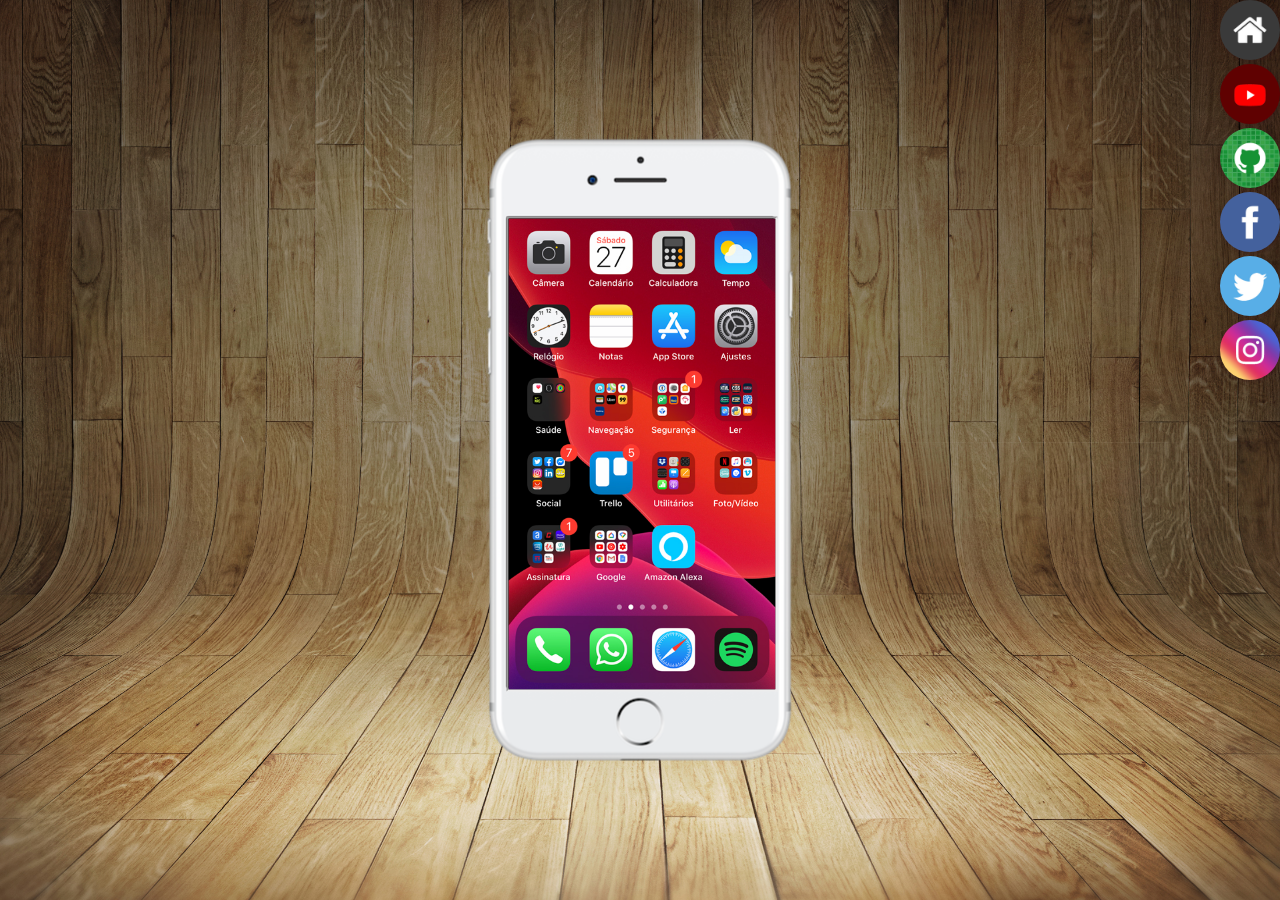
<file: index.html>
<!DOCTYPE html>
<html lang="pt-br">
<head>
    <meta charset="UTF-8">
    <meta name="viewport" content="width=device-width, initial-scale=1.0">
    <title>Projeto redes sociais</title>
  <link rel="stylesheet" href="estilos/style.css">
    <link rel="shortcut icon" href="favicon.ico" type="image/x-icon">
</head>
<body>
   <main>
    <section id="telefone">

      <iframe src="home.html" name="tela" id="tela">

        Infelizmente seu navegador não é compatível com isso!
      </iframe>
    </section>

    <section id="redes-sociais">
     <a href="home.html" target="tela"><img src="imagens/logo-home.jpg" alt="Home"></a></br>
     <a href="yotube.html" target="tela"><img src="imagens/logo-youtube.jpg" alt="Youtube"></a></br>
     <a href="github.html" target="tela"><img src="imagens/logo-github.jpg" alt="GitHub"></a></br>
     <a href="facebook.html" target="tela"><img src="imagens/logo-facebook.jpg" alt="Facebook"></a></br>
     <a href="twitter.html" target="tela"><img src="imagens/logo-twitter.jpg" alt="Tiwtter"></a></br>
     <a href="Instagram.html" target="tela"><img src="imagens/logo-instagram.jpg" alt="Instagram"></a></br>
    </section>
   </main>
</body>
</html>
</file>
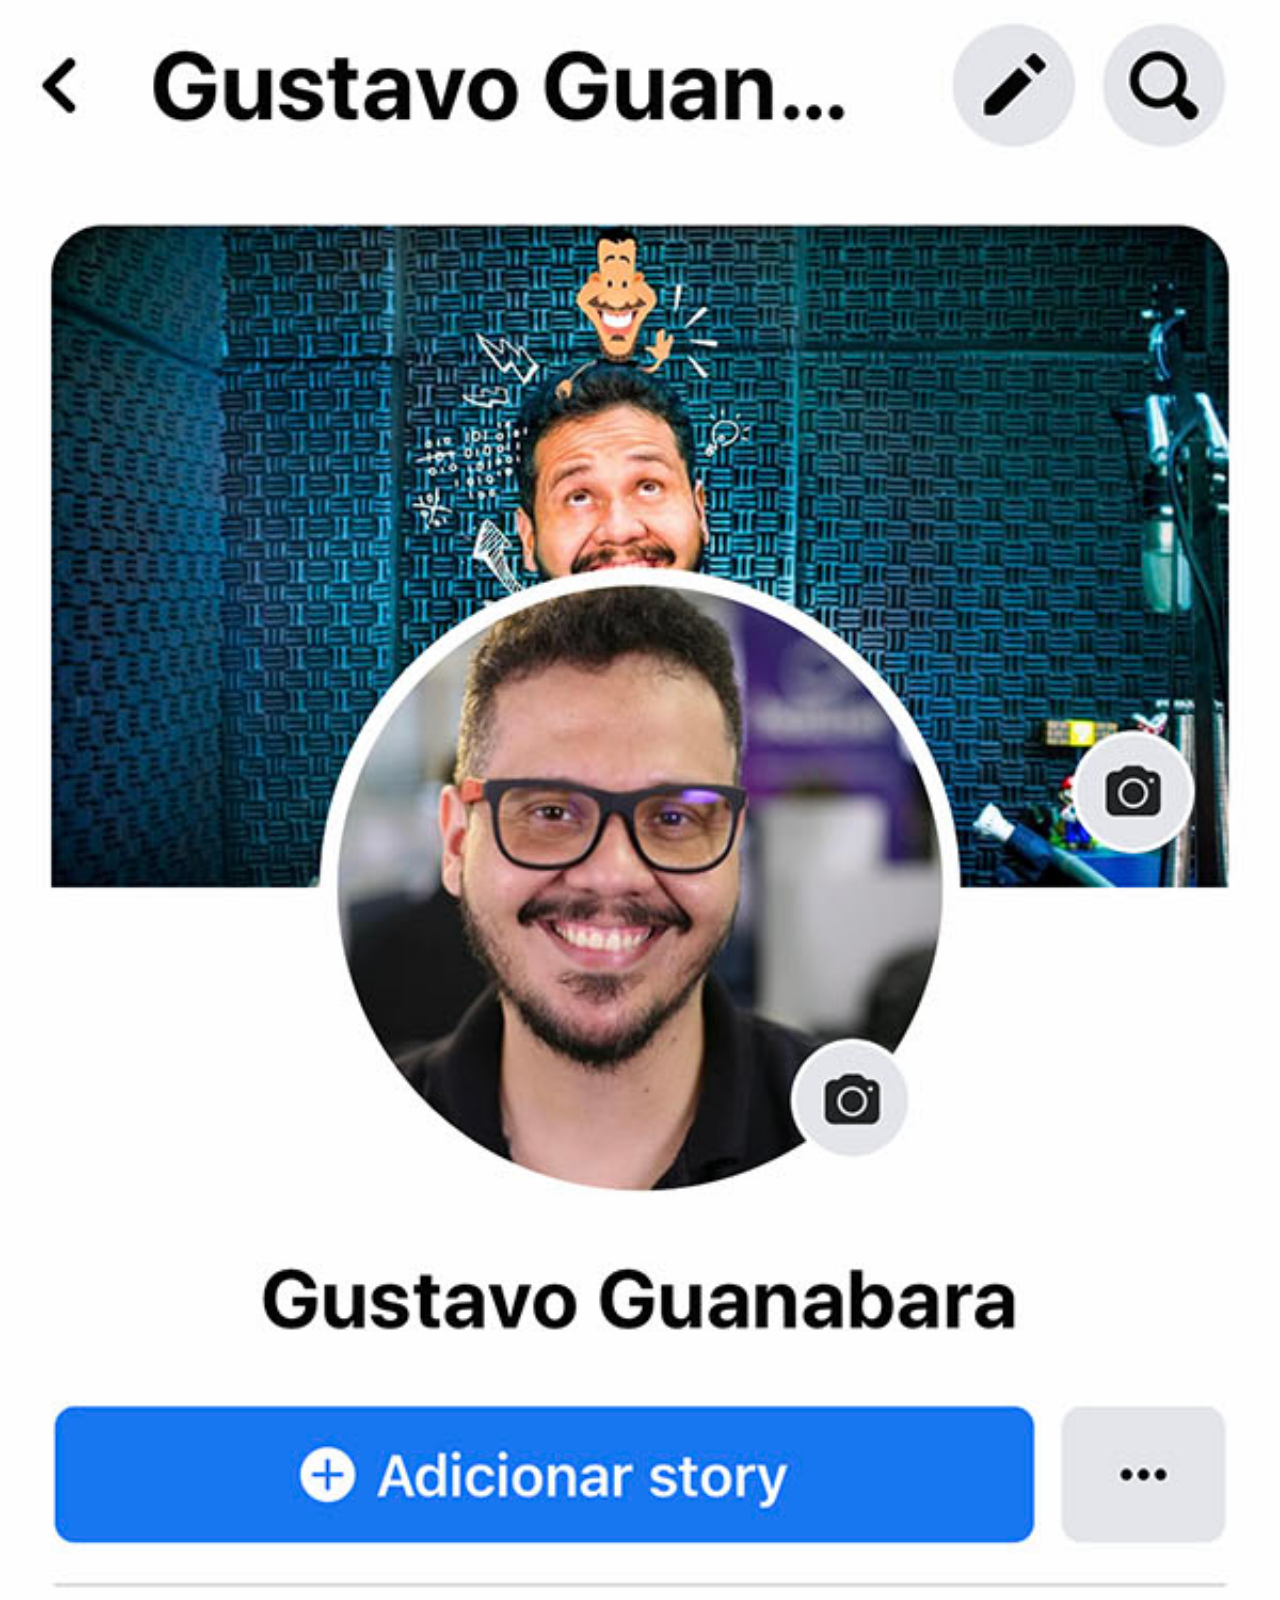
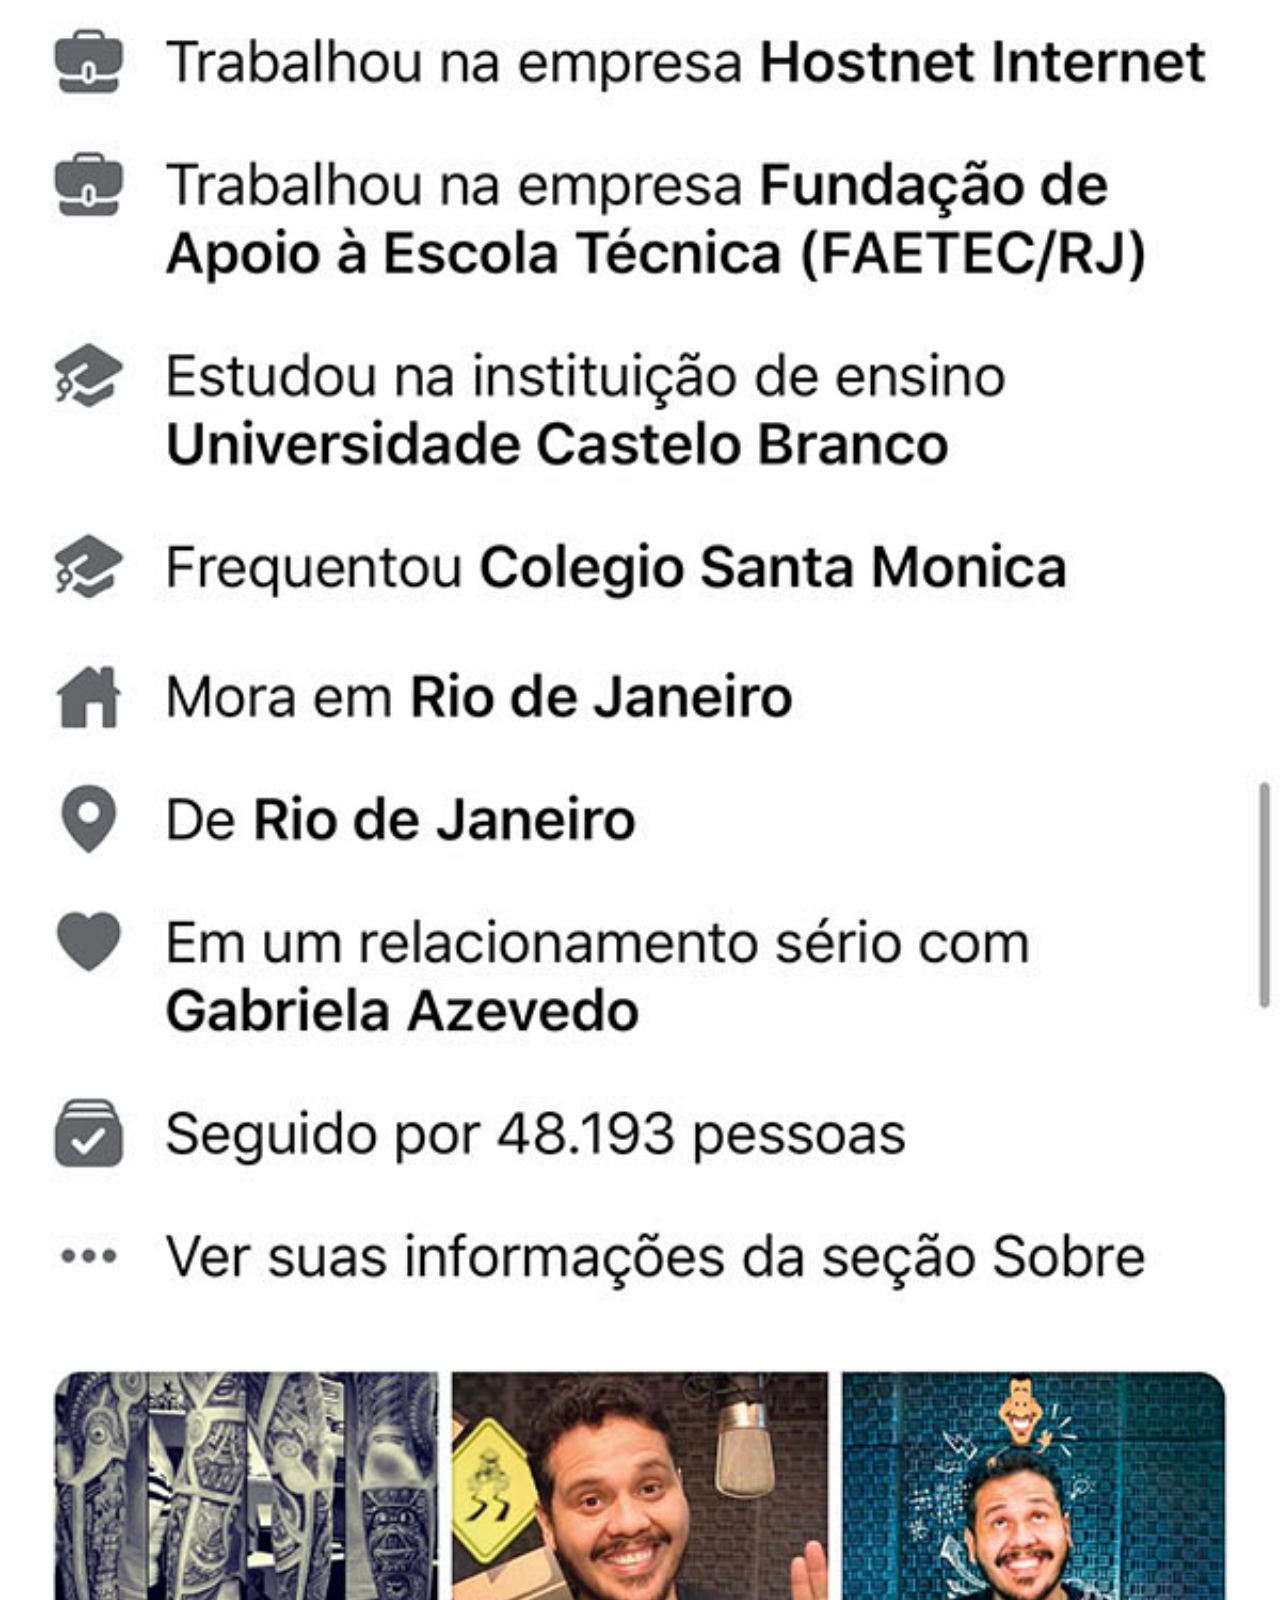
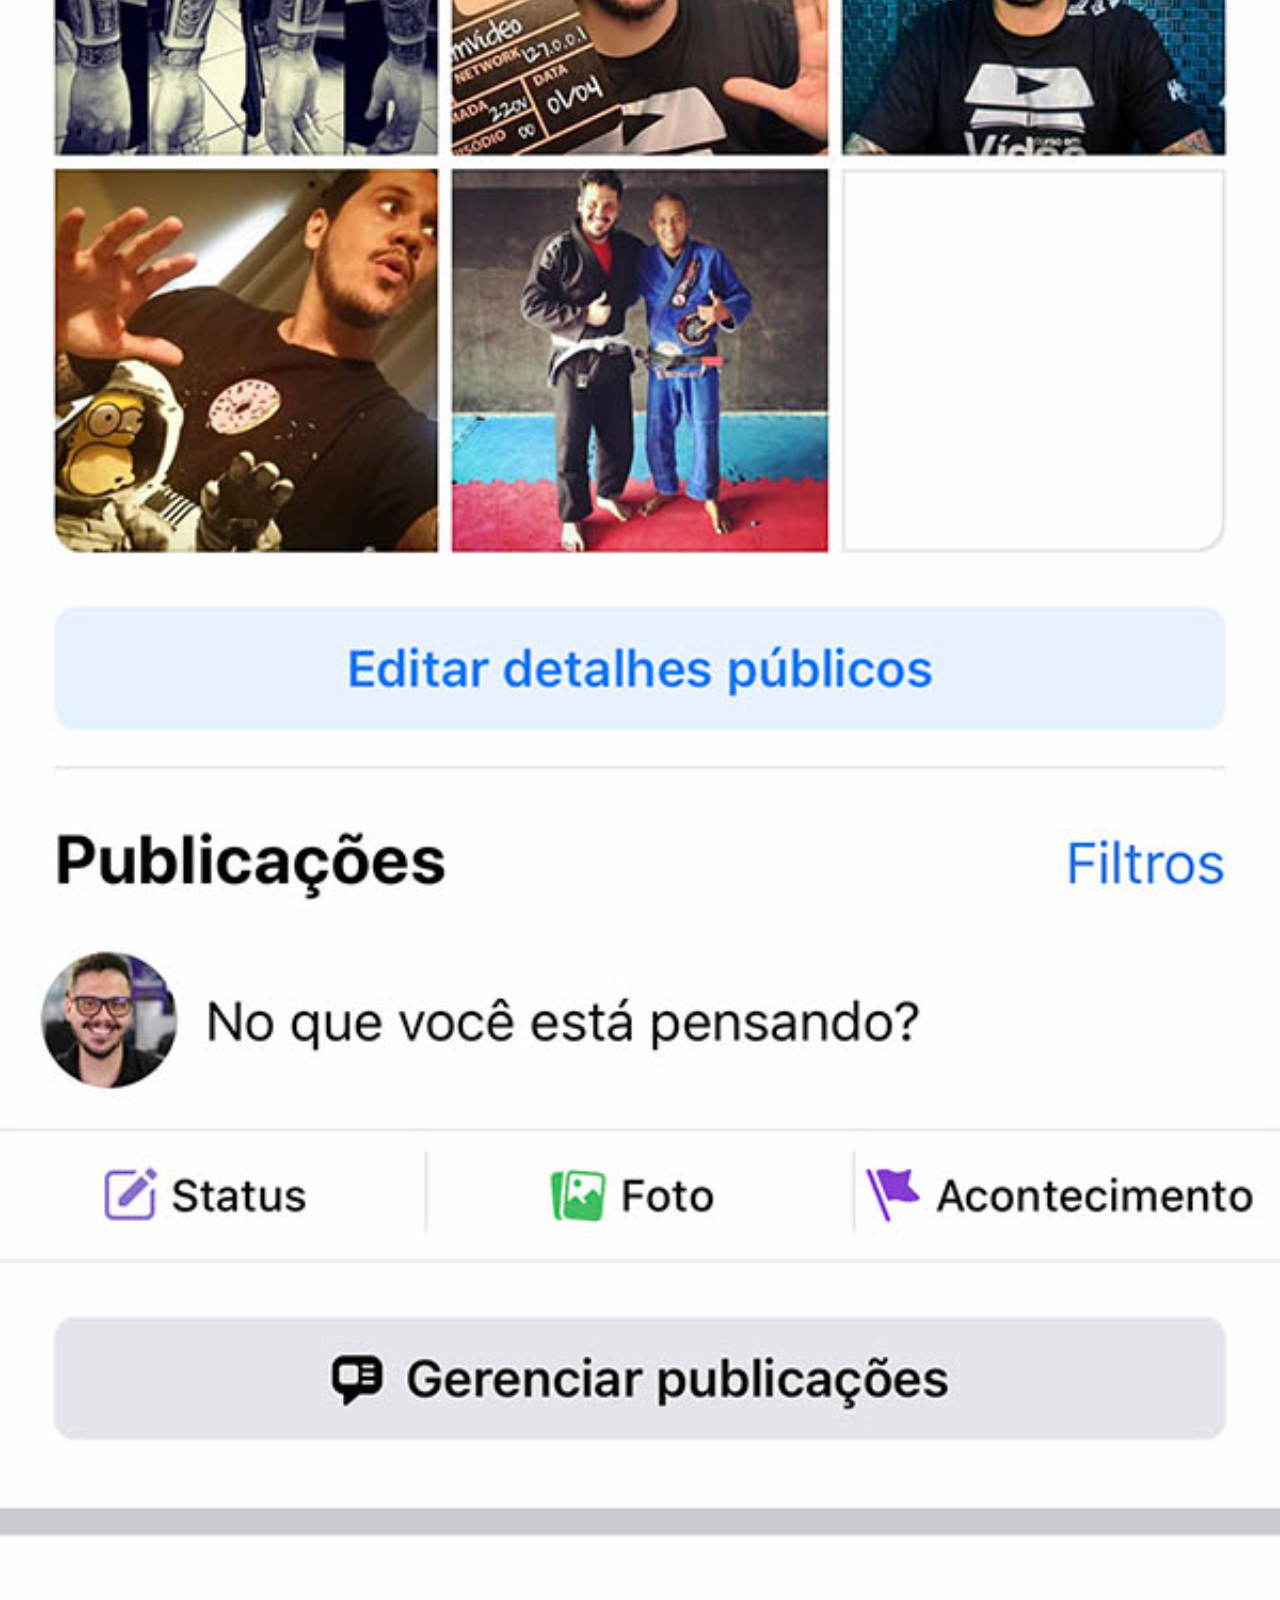
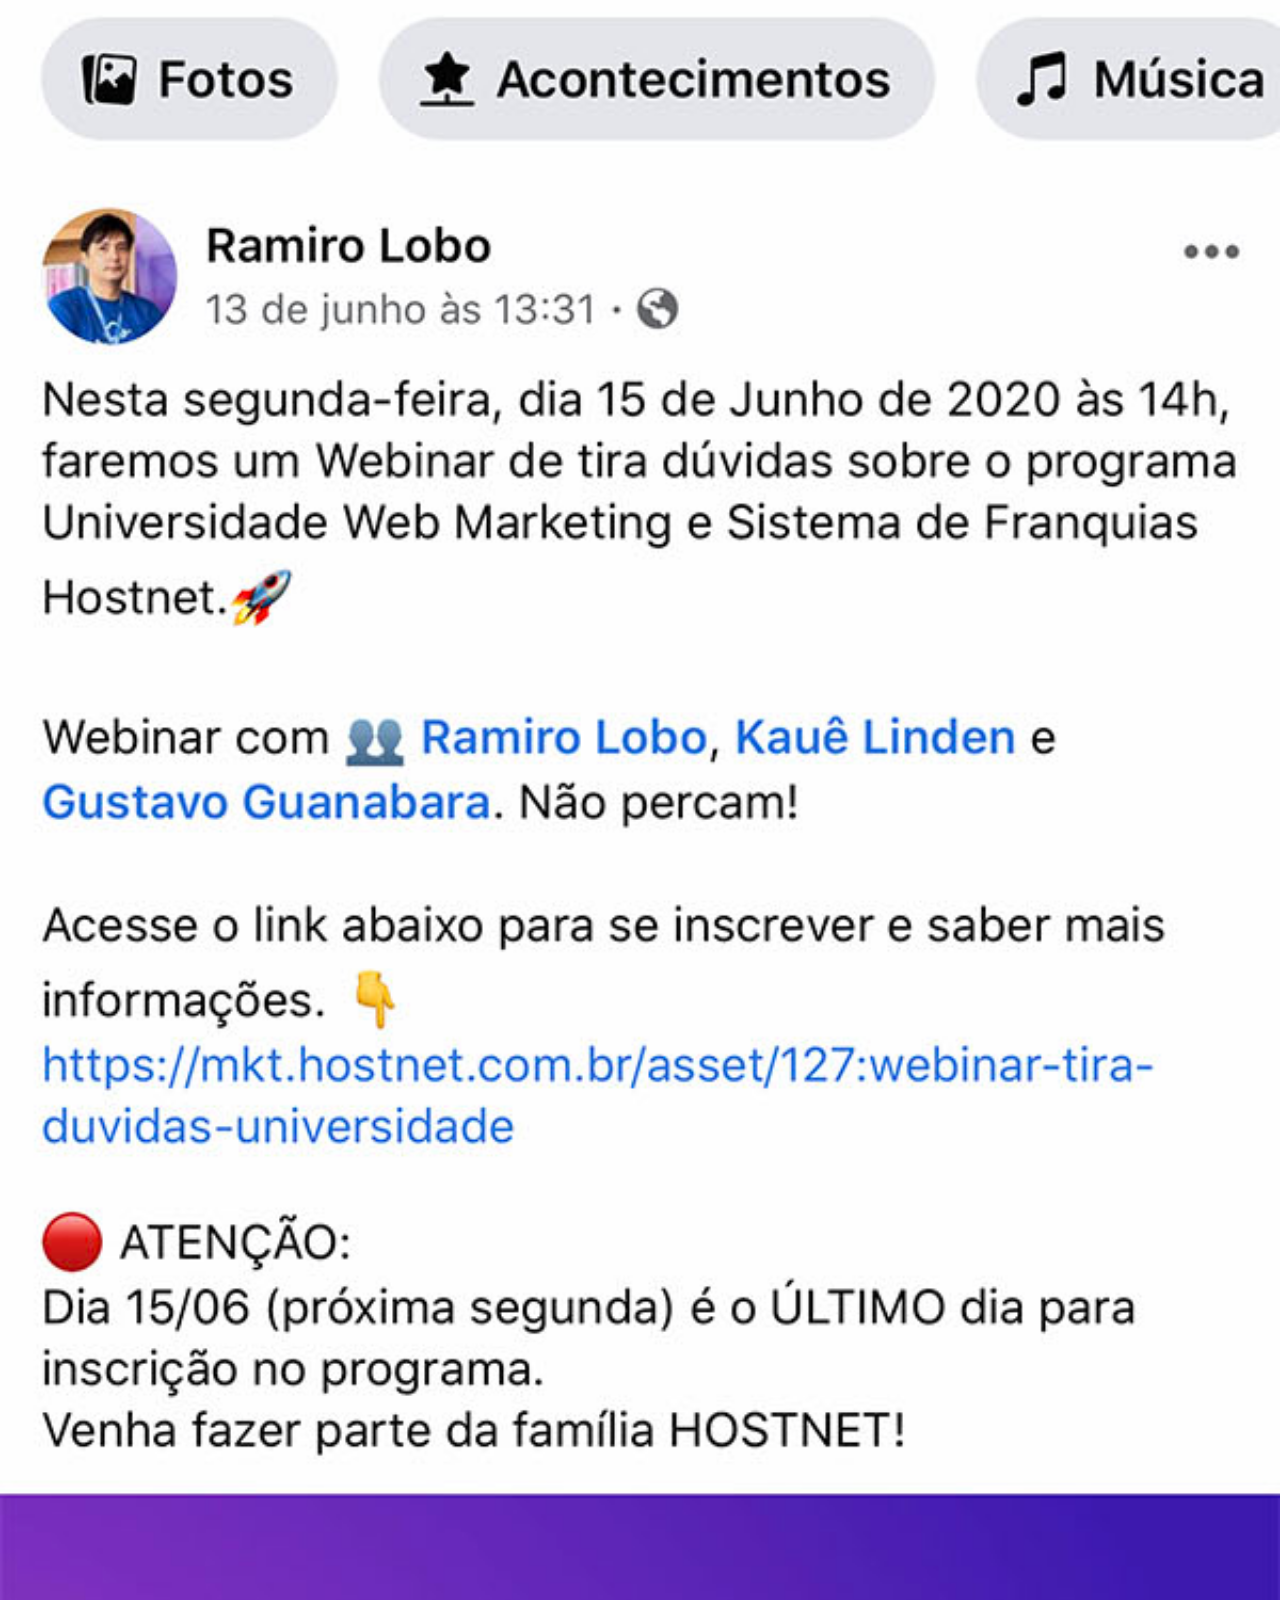
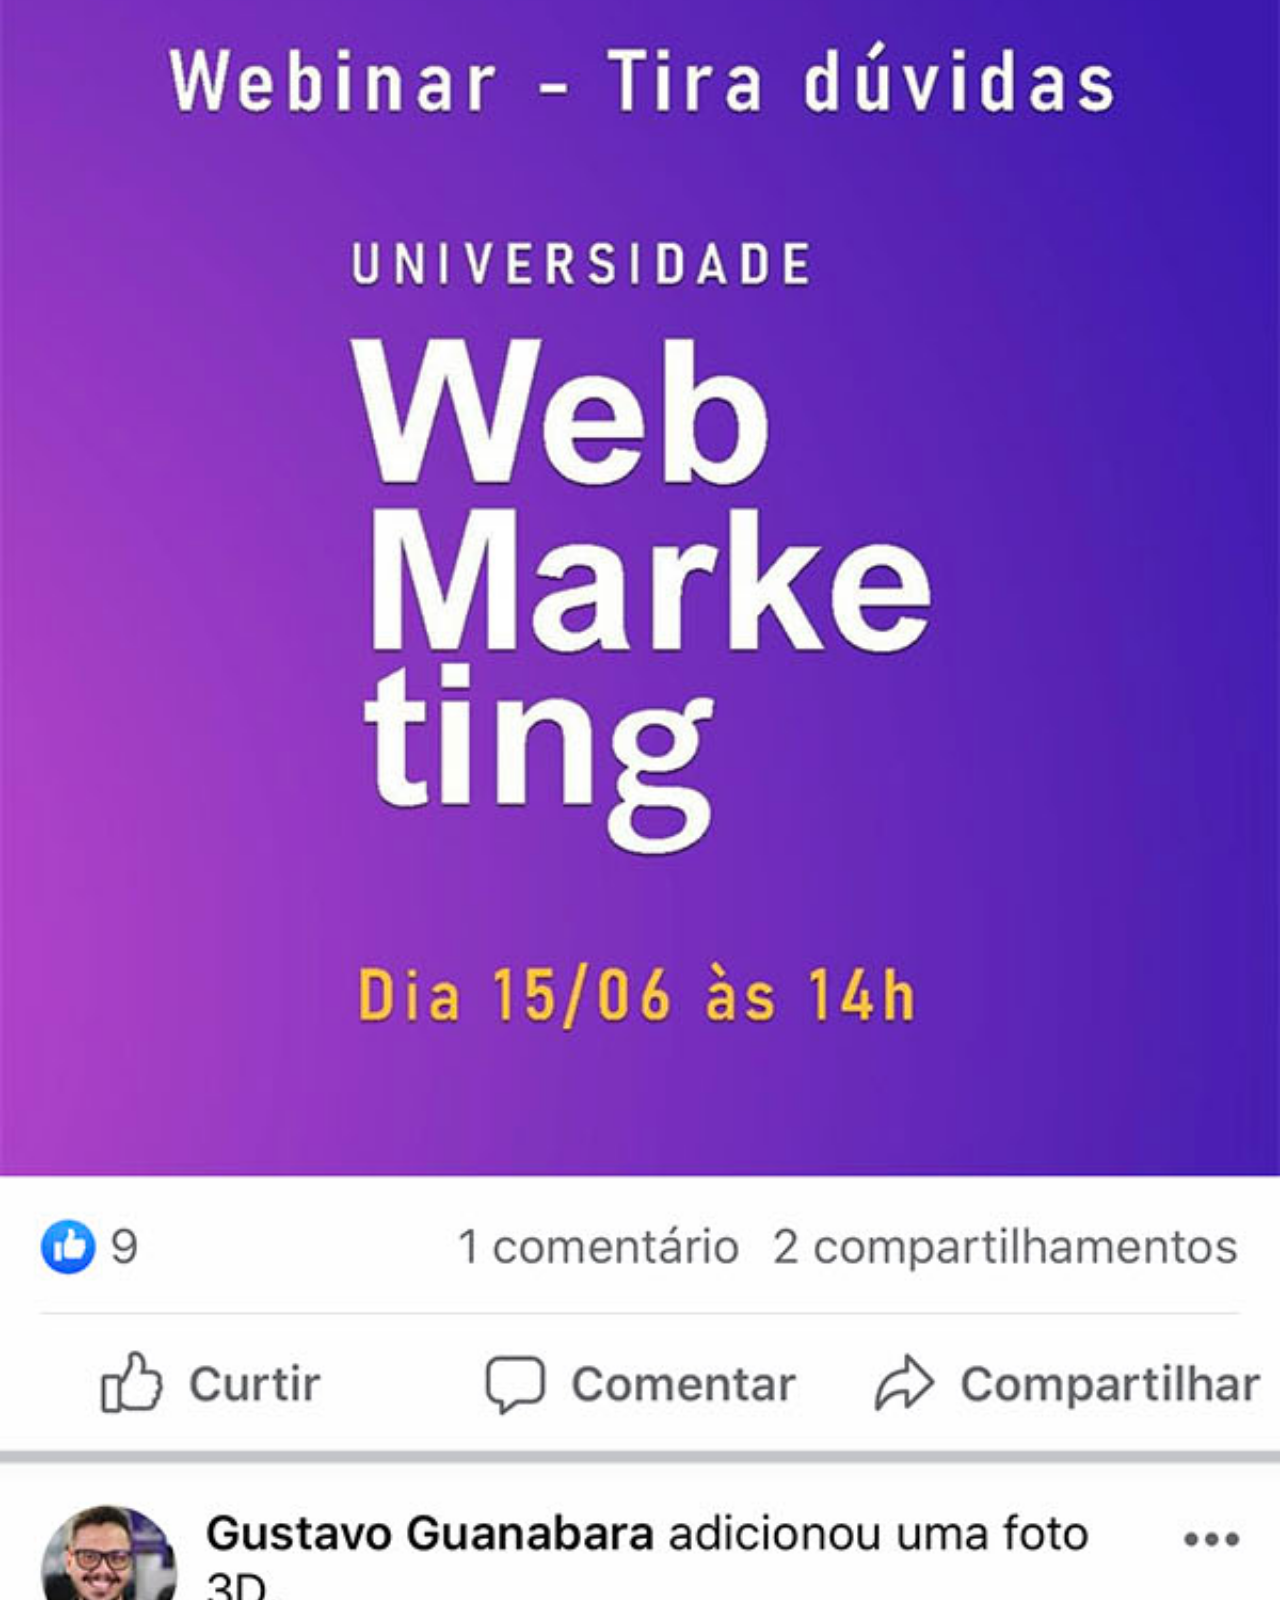
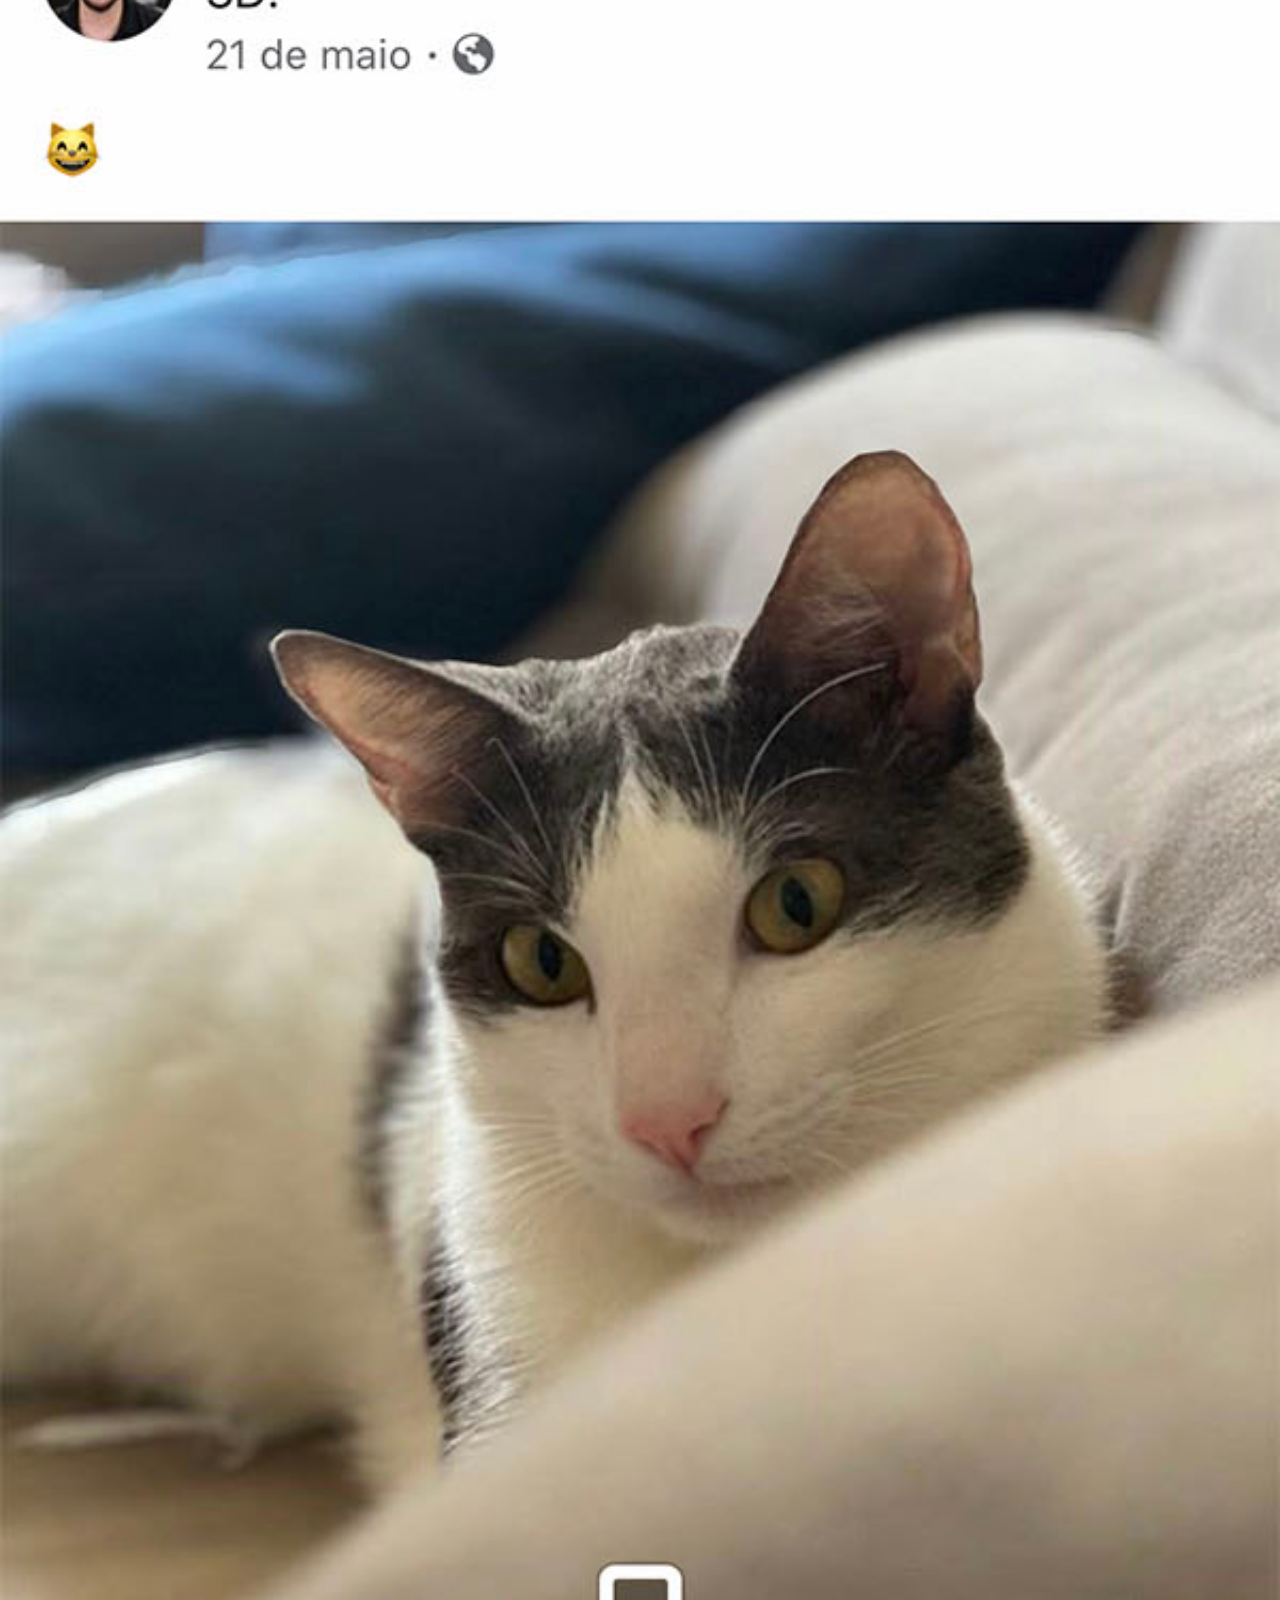
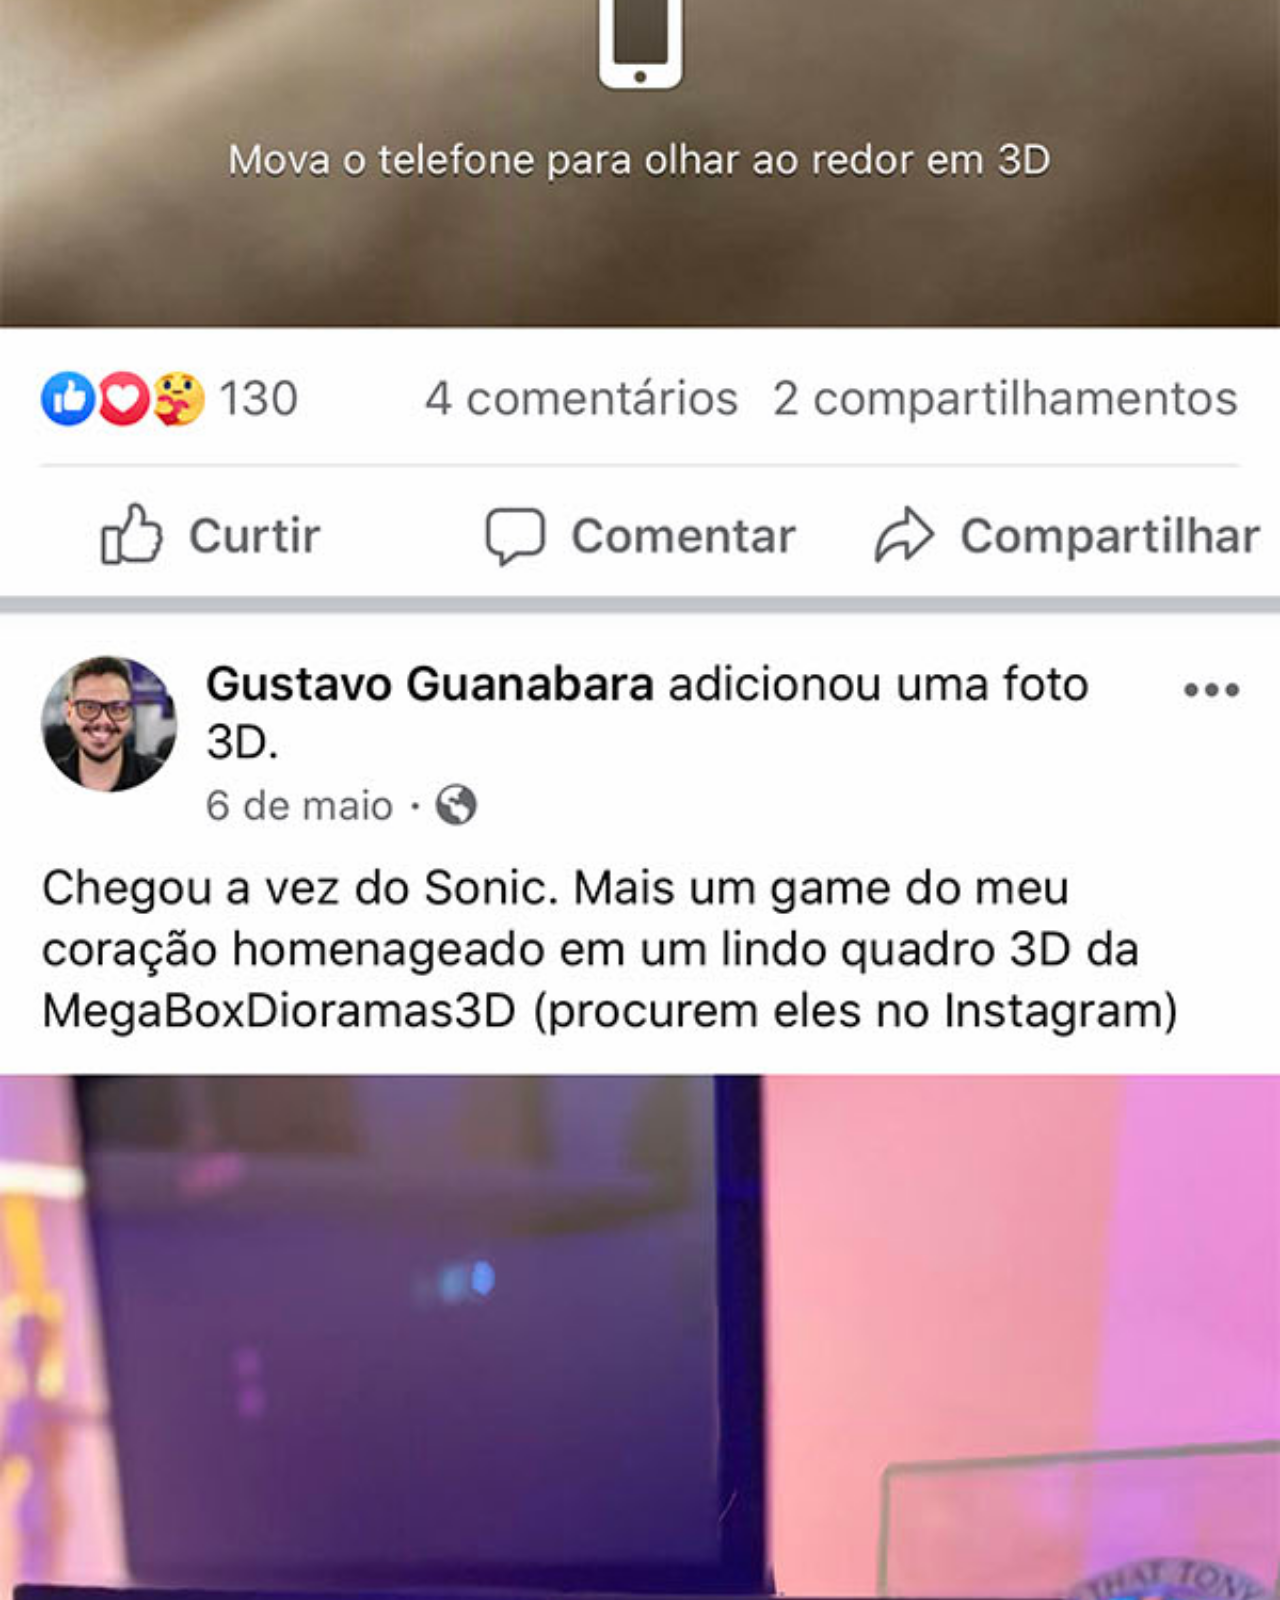
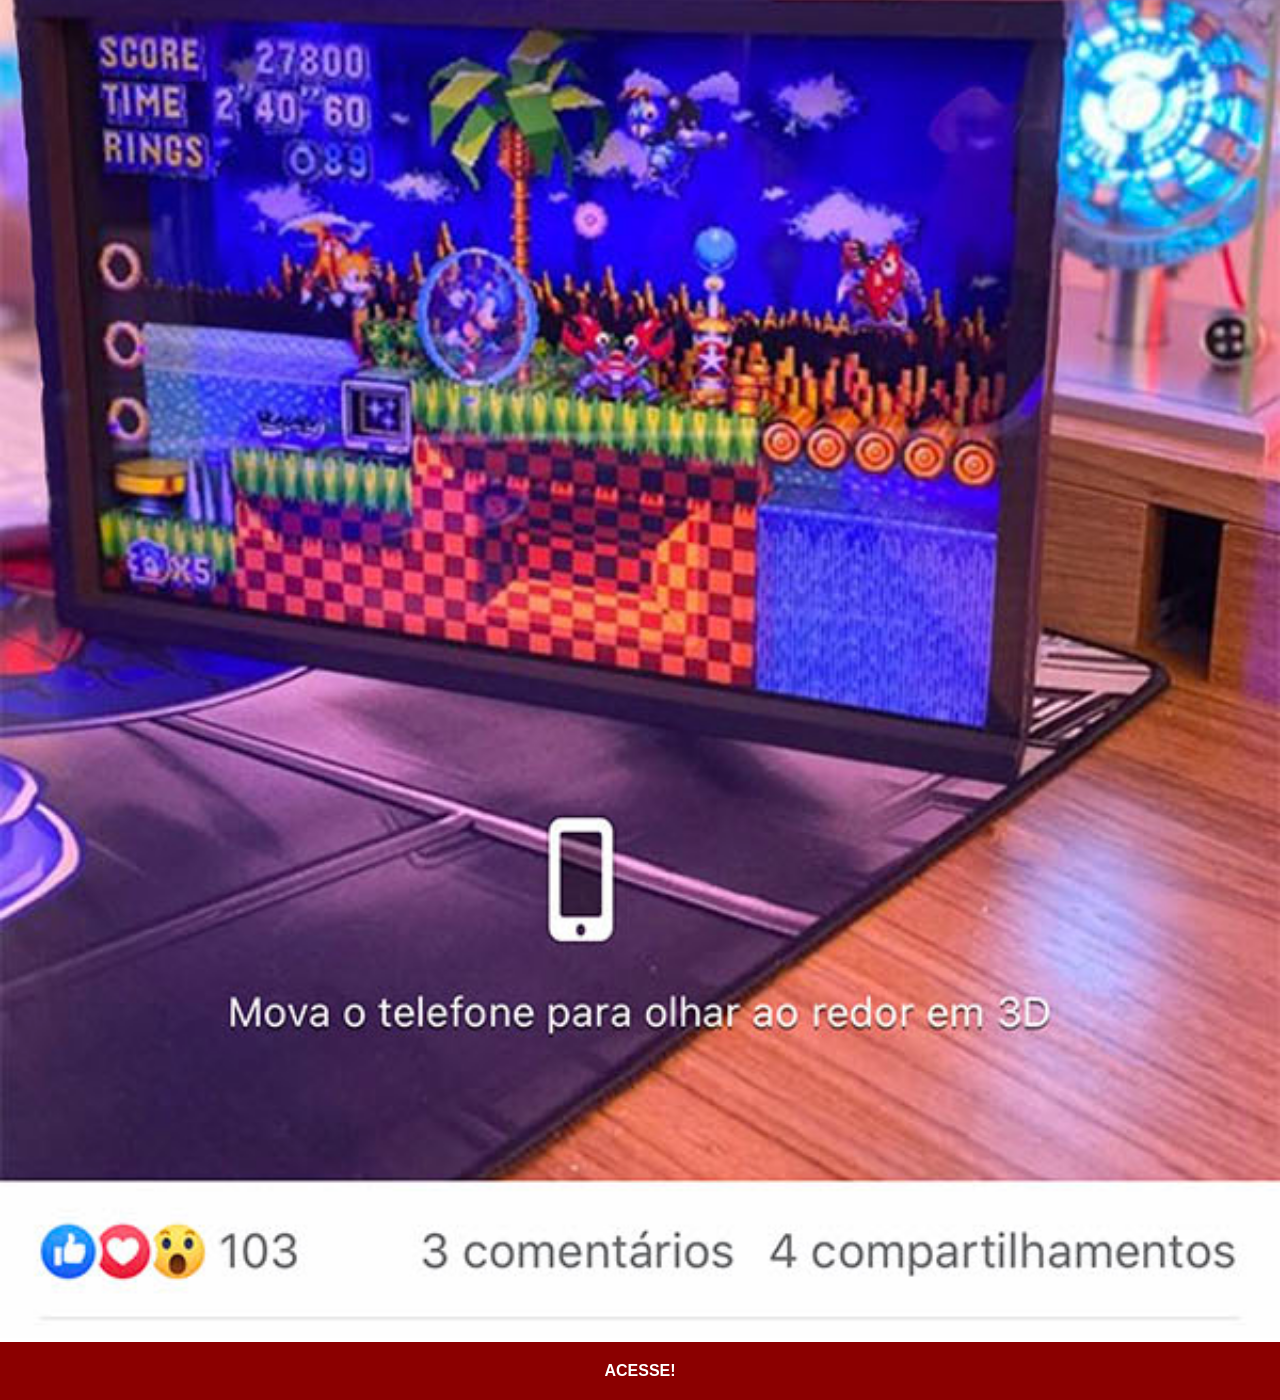
<file: facebook.html>
<!DOCTYPE html>
<html lang="pt-br">
<head>
    <meta charset="UTF-8">
    <meta name="viewport" content="width=device-width, initial-scale=1.0">
    <title>Facebook</title>
    <link rel="stylesheet" href="estilos/social.css">
</head>
<body>
    <img src="imagens/tela-facebook.jpg" alt="Facebook">
    <a href="https://www.facebook.com/gustavoguanabara/" target="_blank">ACESSE!</a>
</body>
</html>
</file>
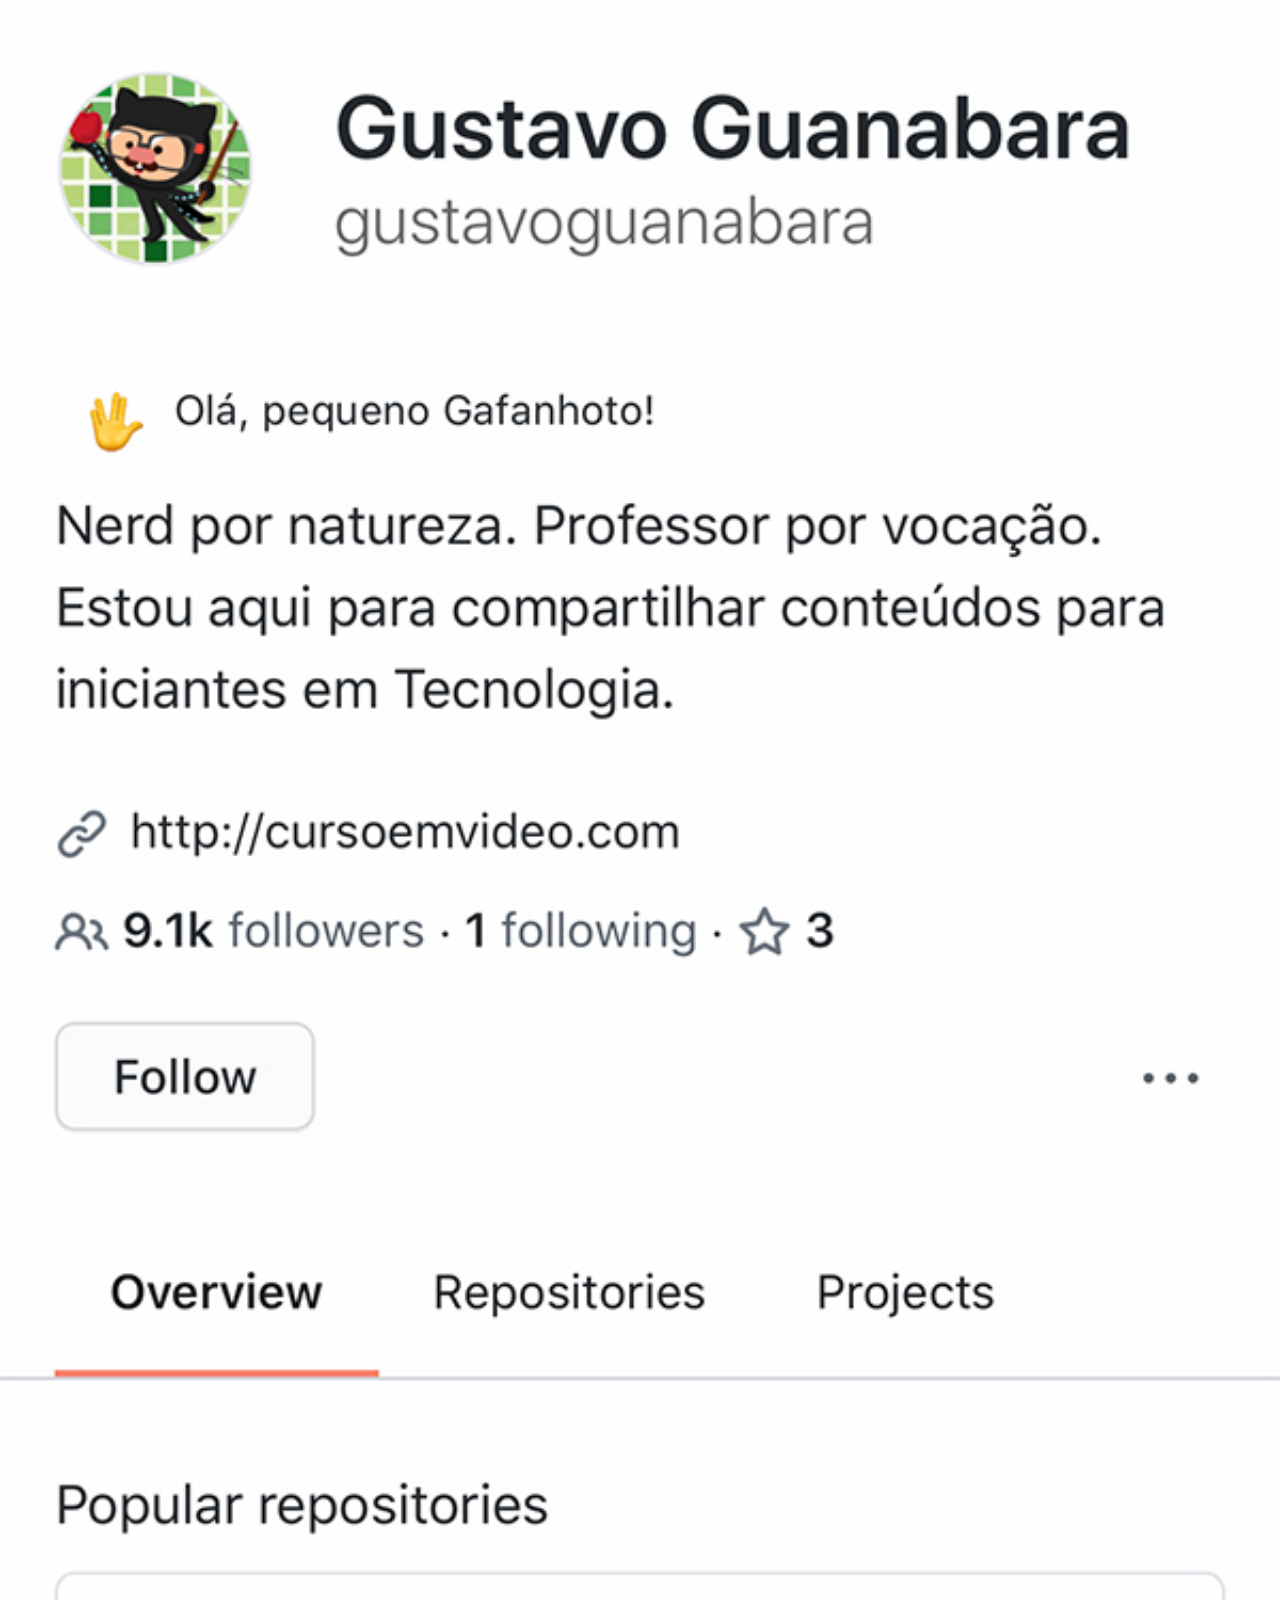
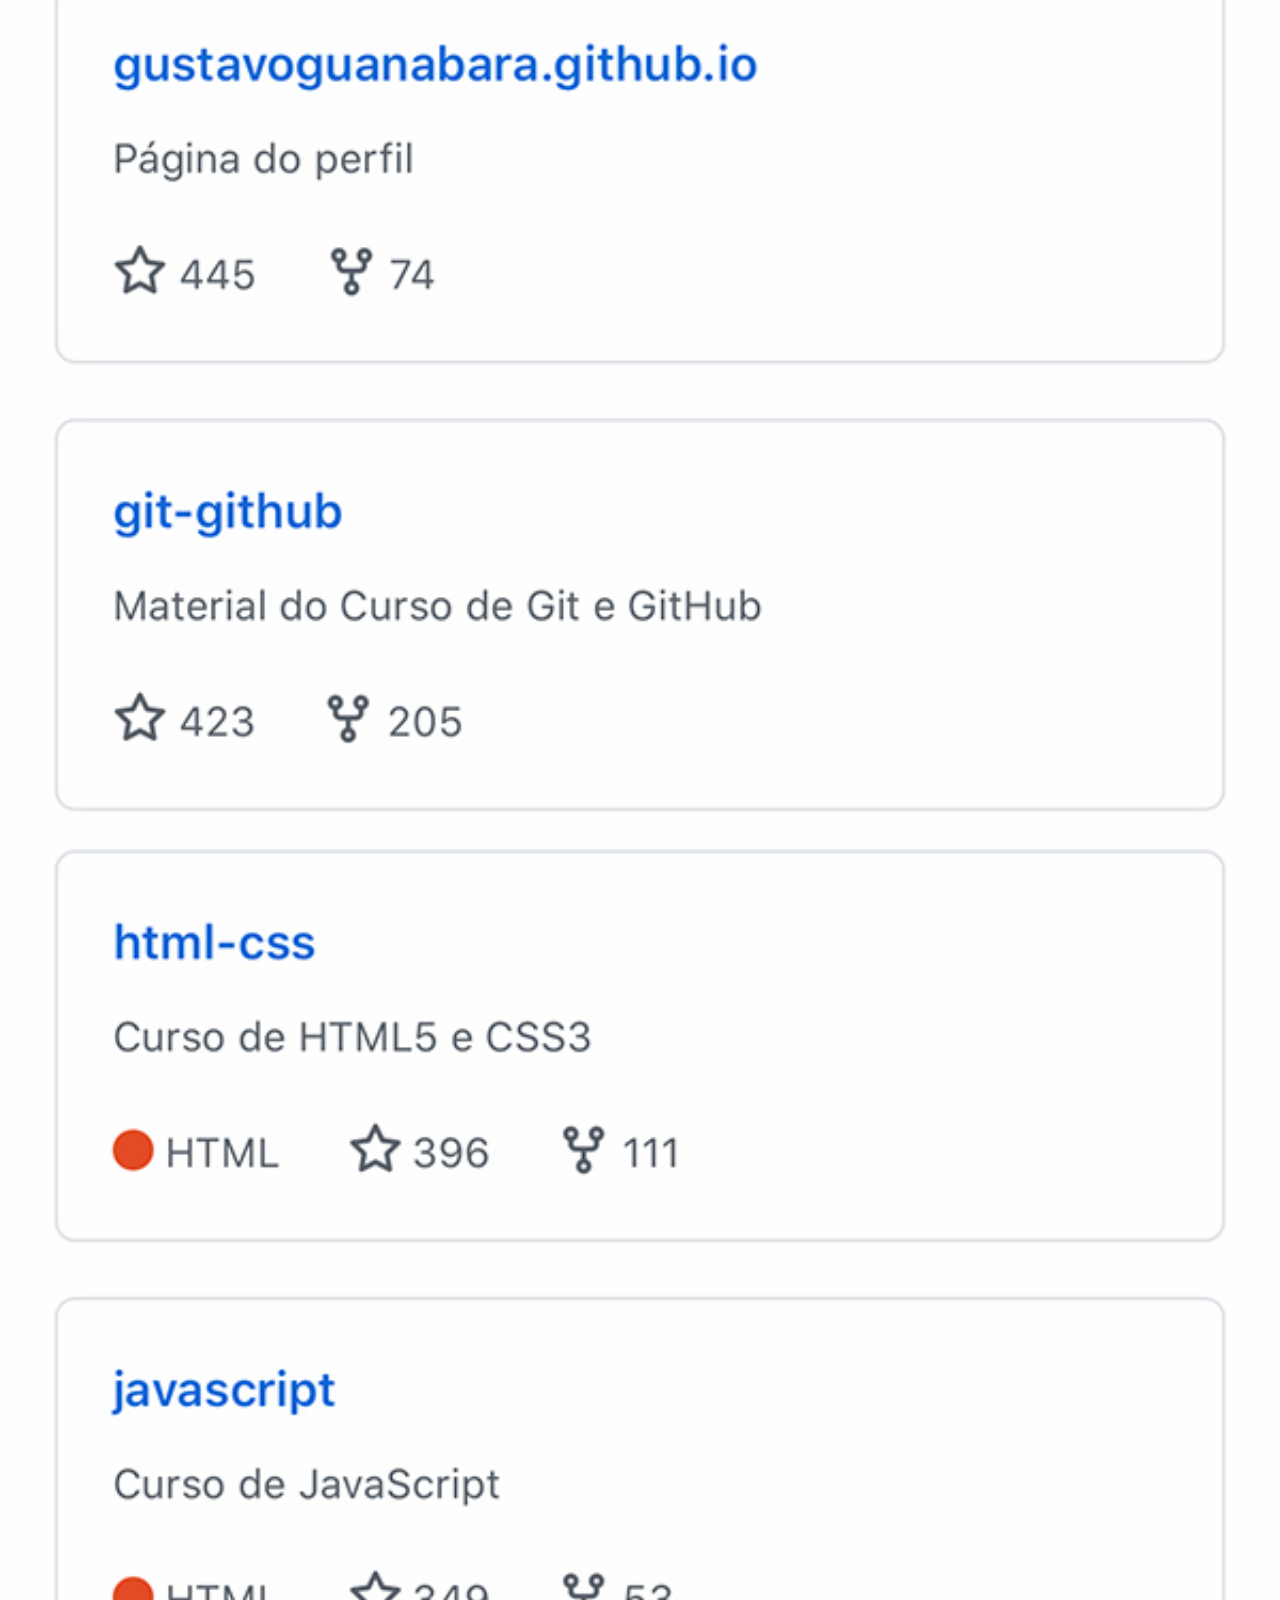
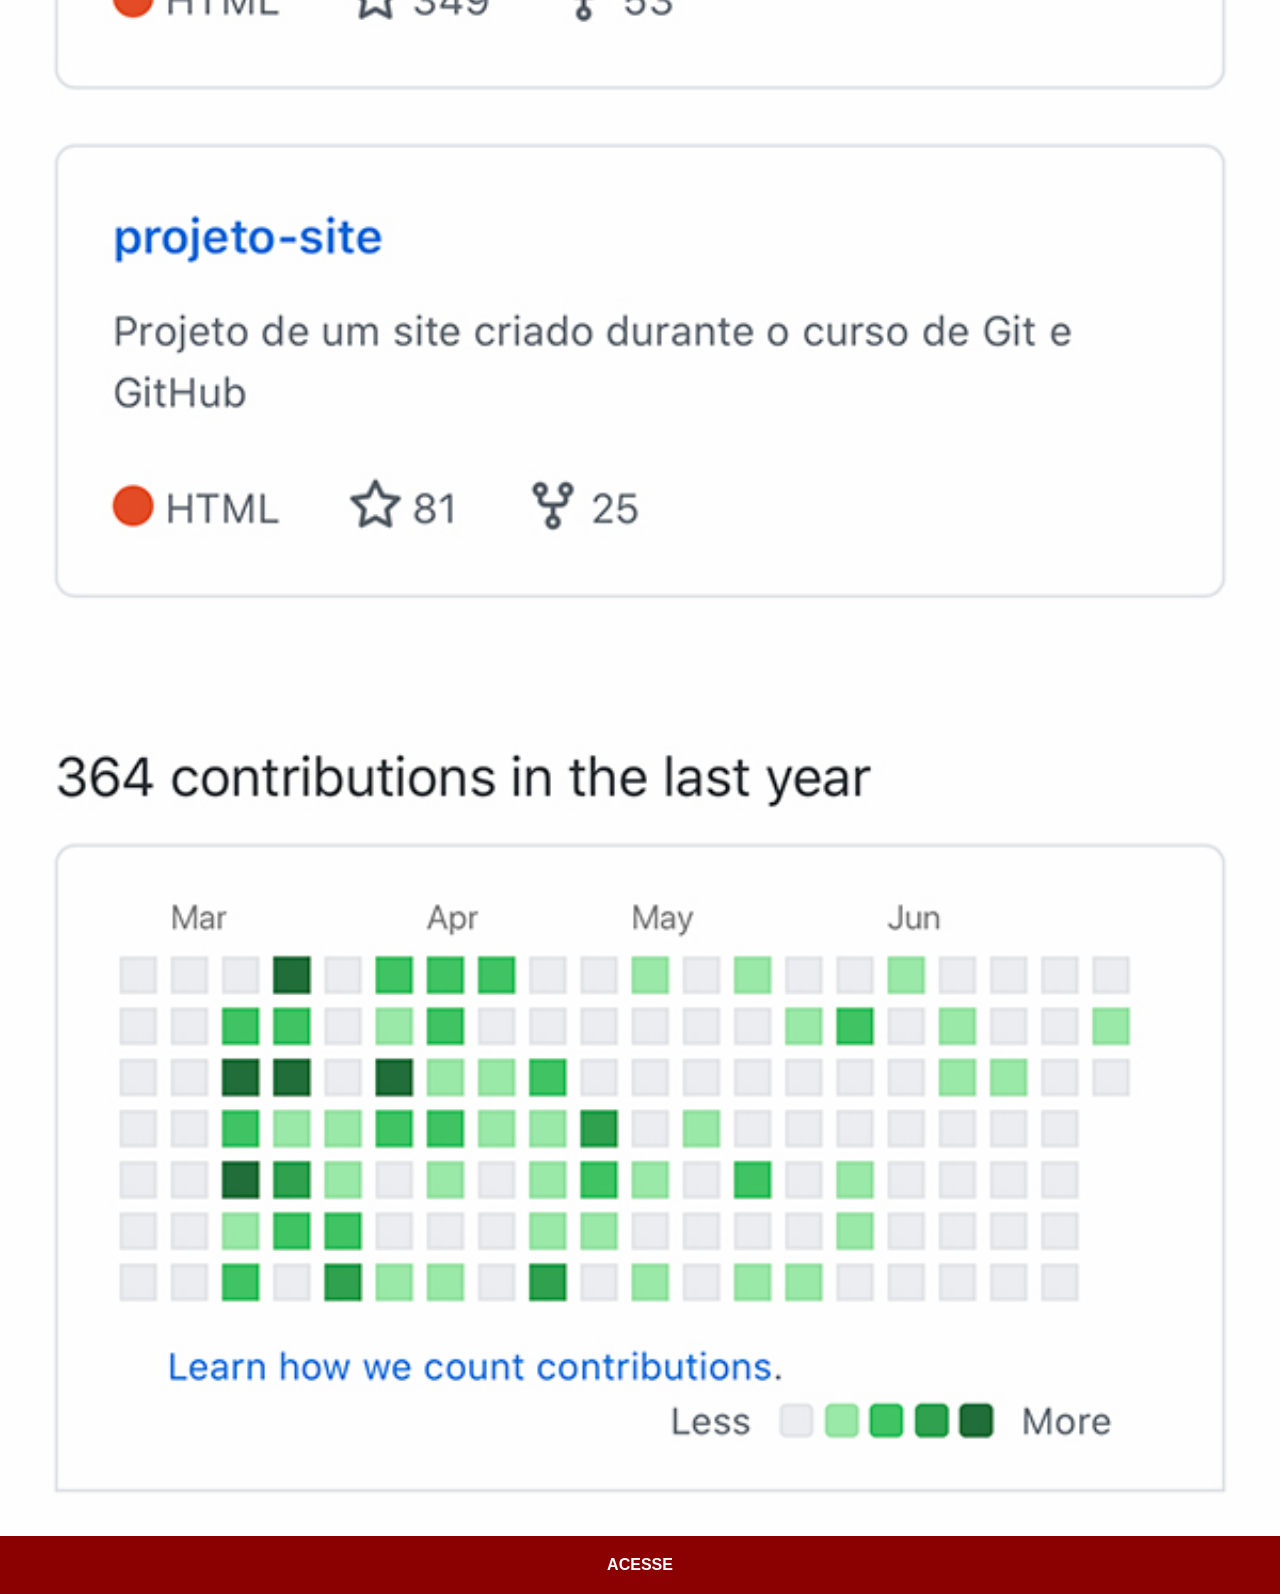
<file: github.html>
<!DOCTYPE html>
<html lang="pt-br">
<head>
    <meta charset="UTF-8">
    <meta name="viewport" content="width=device-width, initial-scale=1.0">
    <title>GitHub</title>
    <link rel="stylesheet" href="estilos/social.css">
</head>
<body>
    <img src="imagens/tela-github.jpg" alt="GitHub">
    <a href="https://github.com/gustavoguanabara/" target="_blank">ACESSE</a>
</body>
</html>
</file>
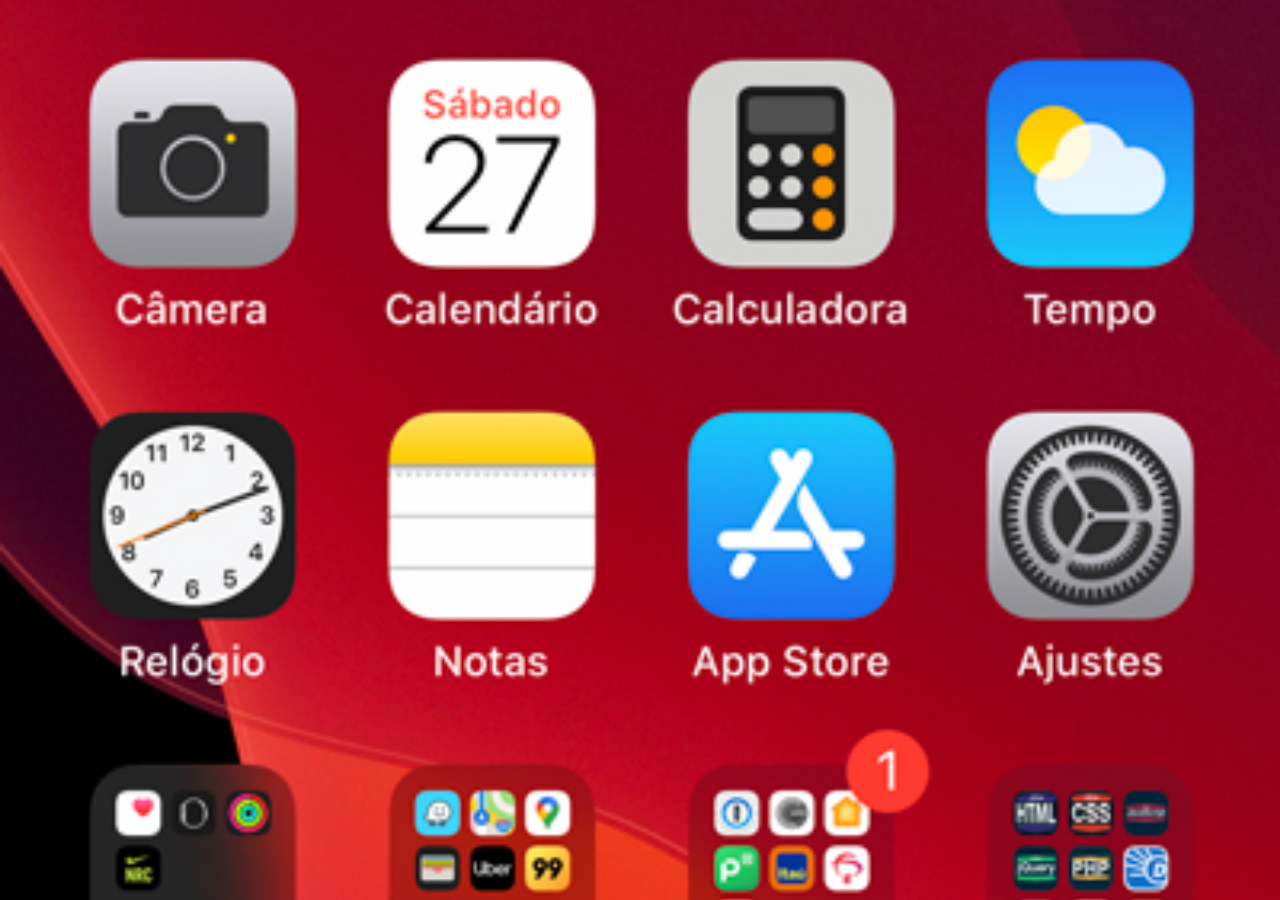
<file: home.html>
<!DOCTYPE html>
<html lang="pt-br">
<head>
    <meta charset="UTF-8">
    <meta name="viewport" content="width=device-width, initial-scale=1.0">
    <title>Home</title>
</head>
<body>
    <style>
        * {

            margin: 0px;
            padding: 0px;
        }

        body{

            width: 100vw;
            height: 100vh;
            background: black url('imagens/tela-home.jpg') no-repeat top center;
            background-size:cover ;
        }
    </style>
</body>
</html>
</file>
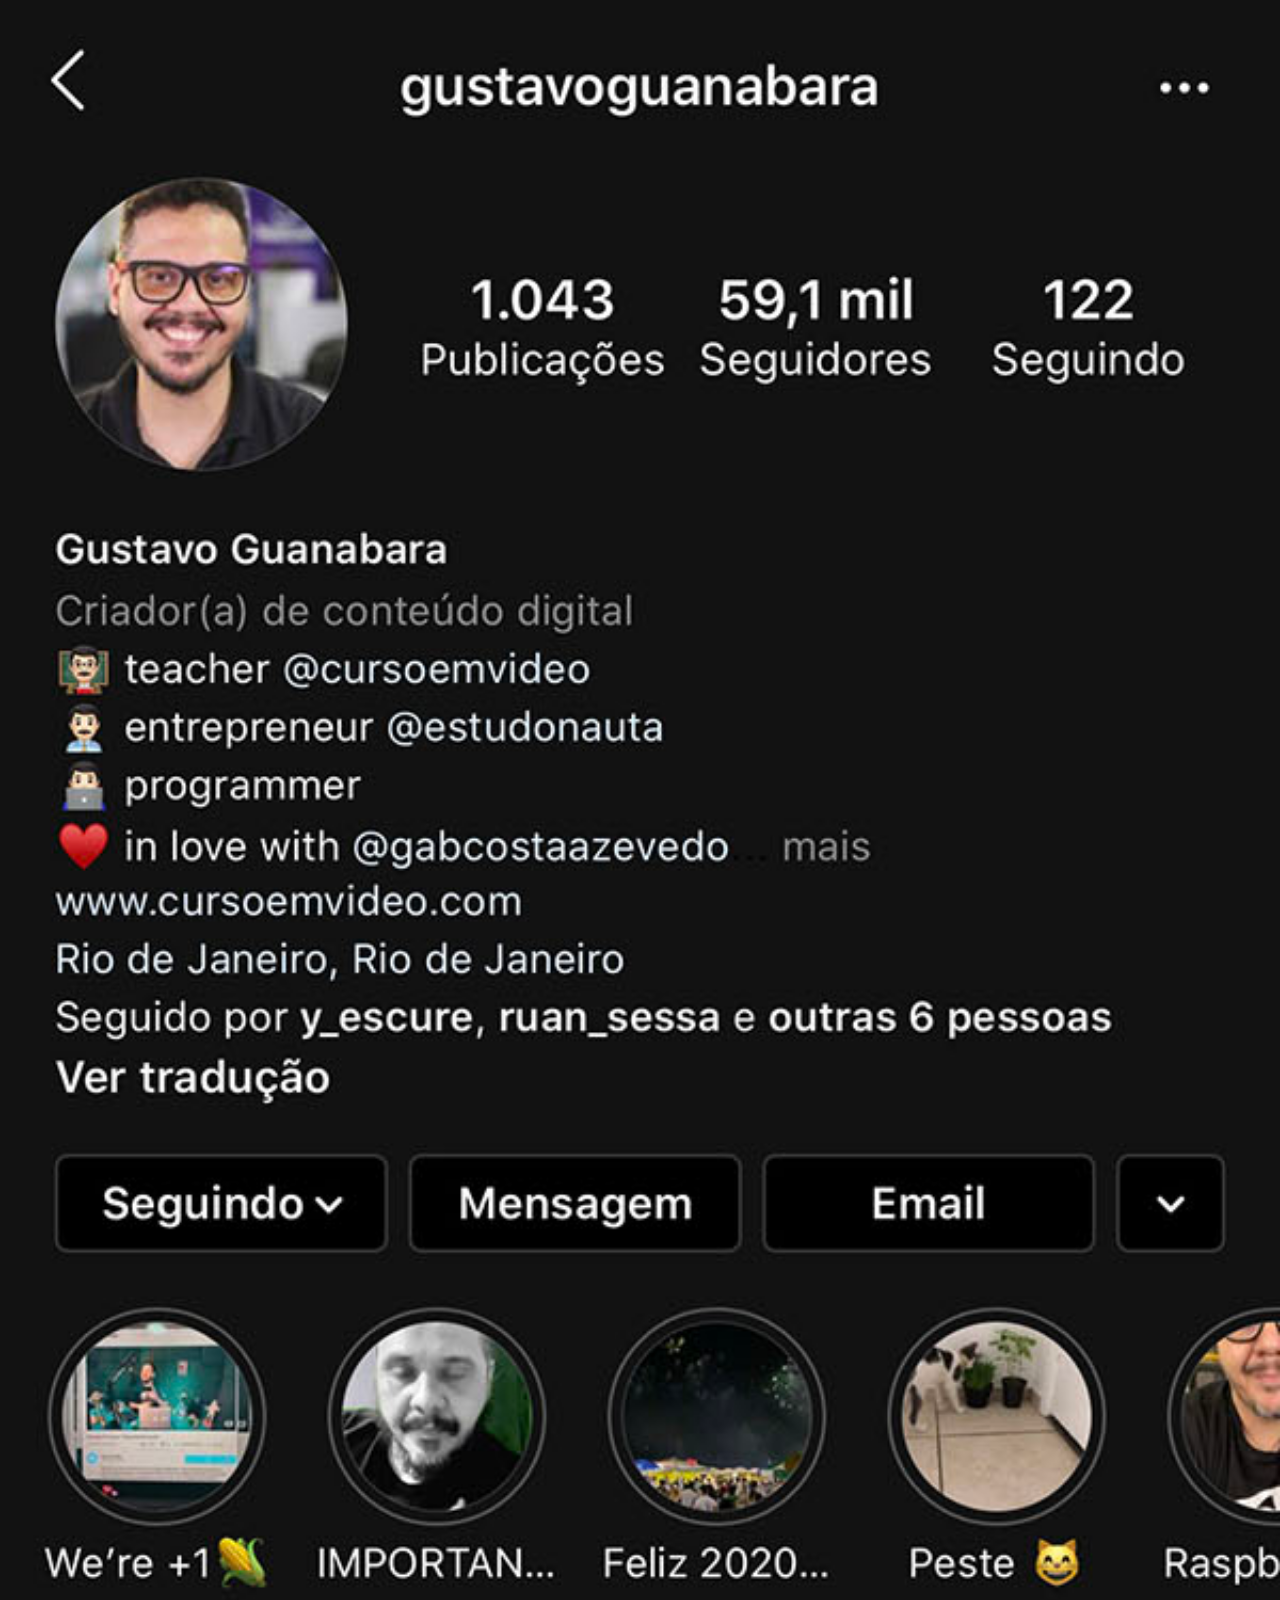
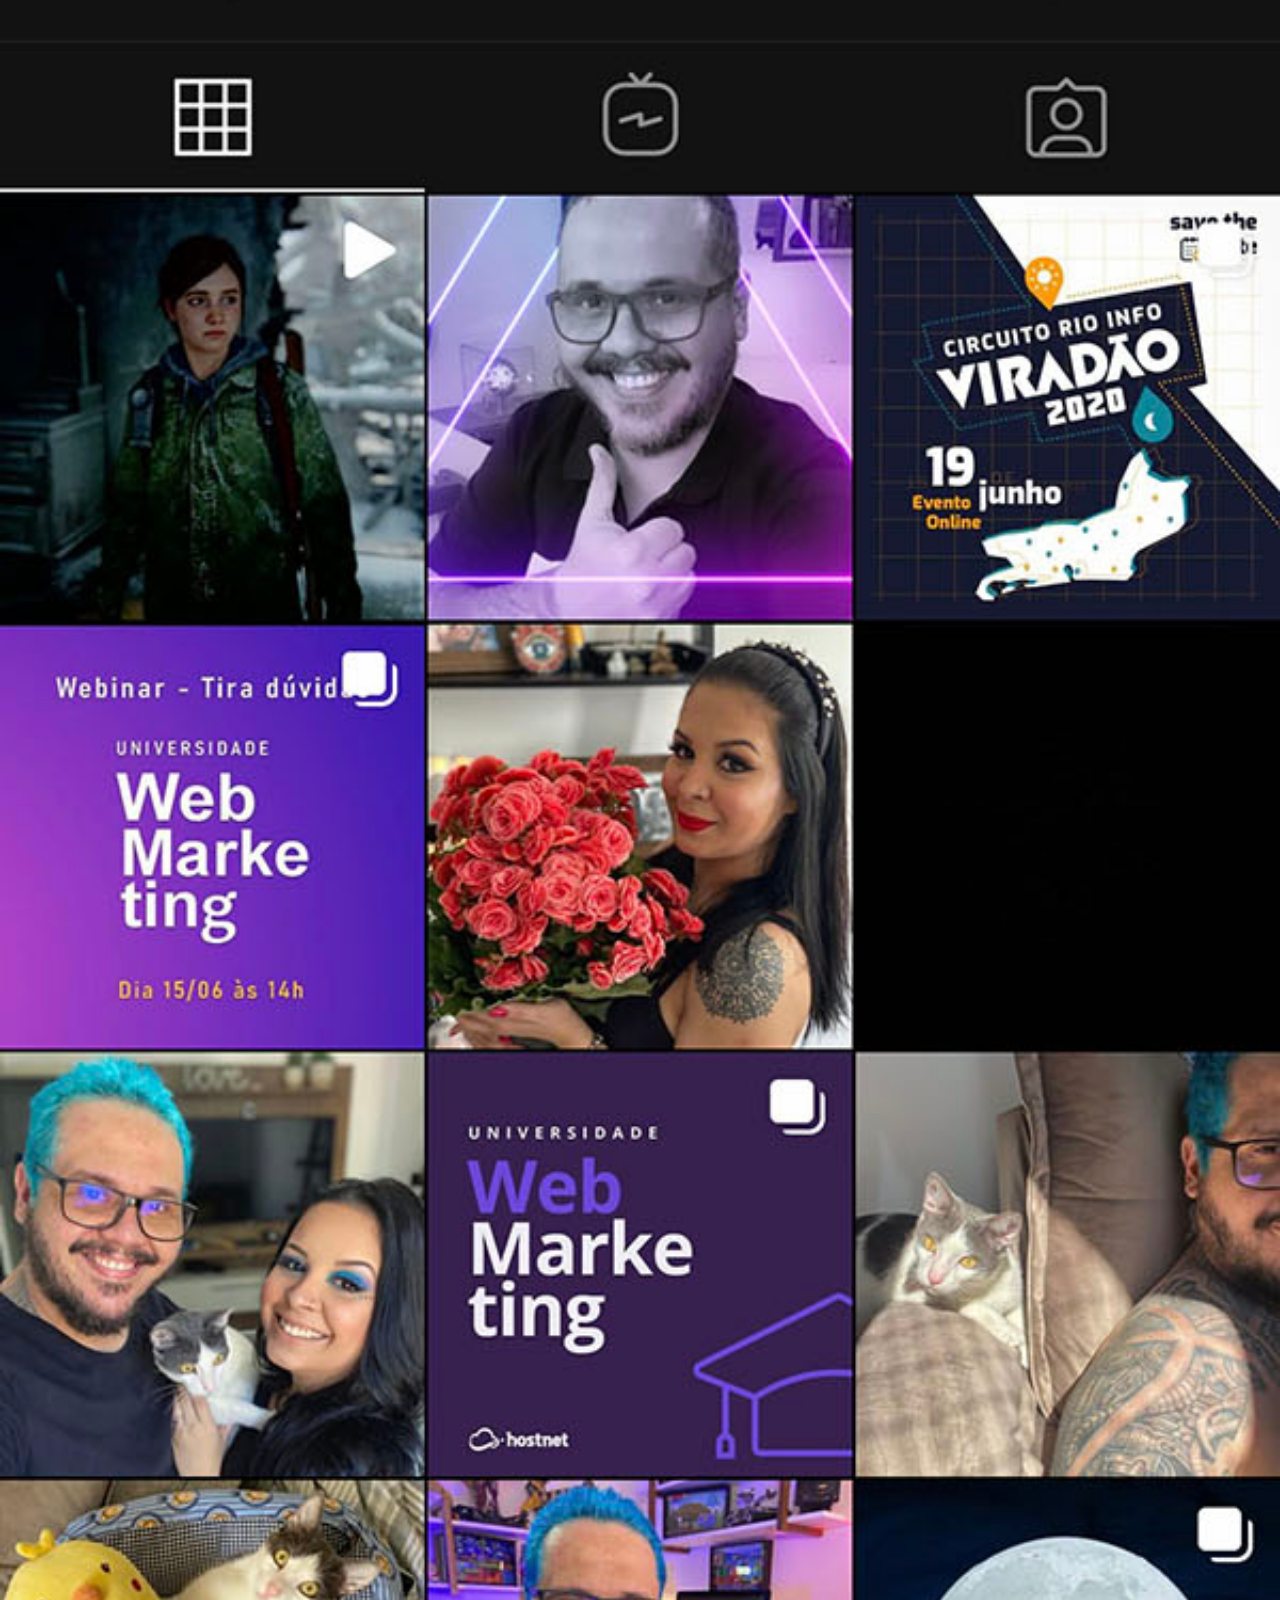
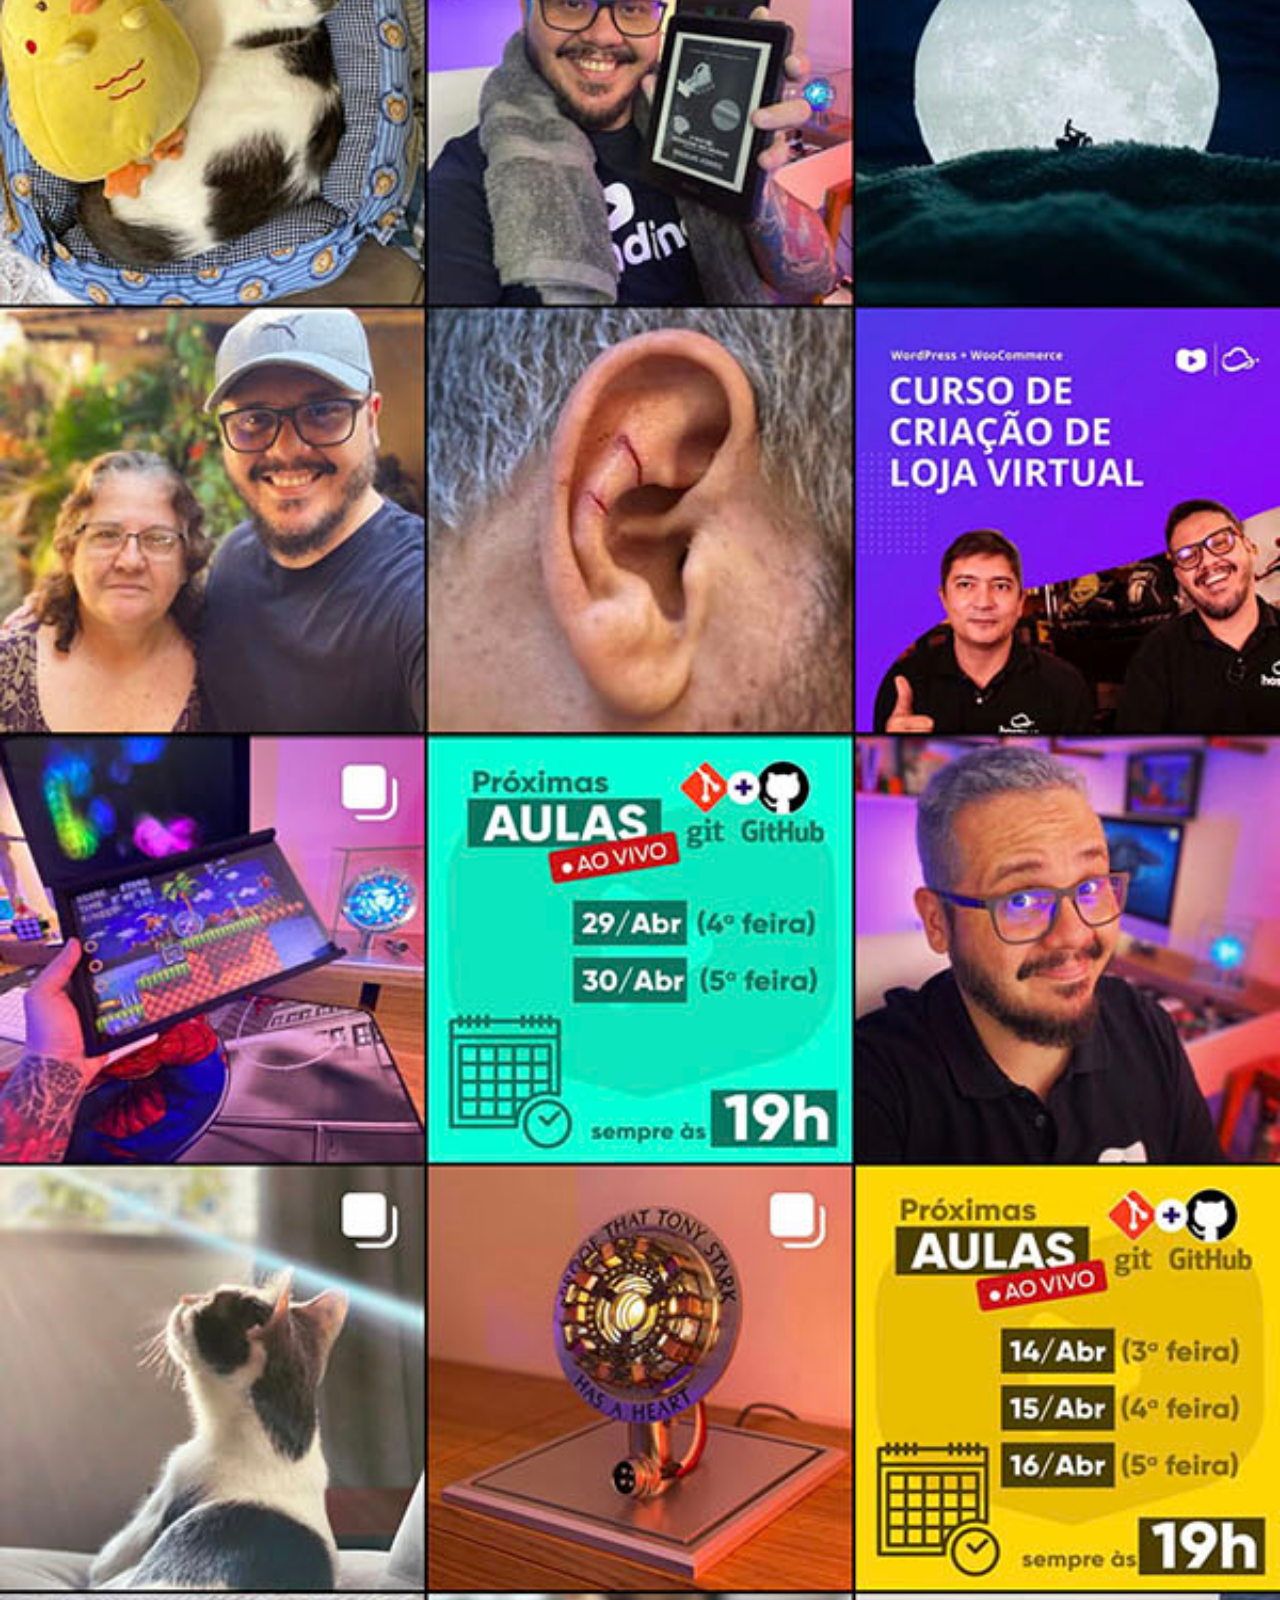
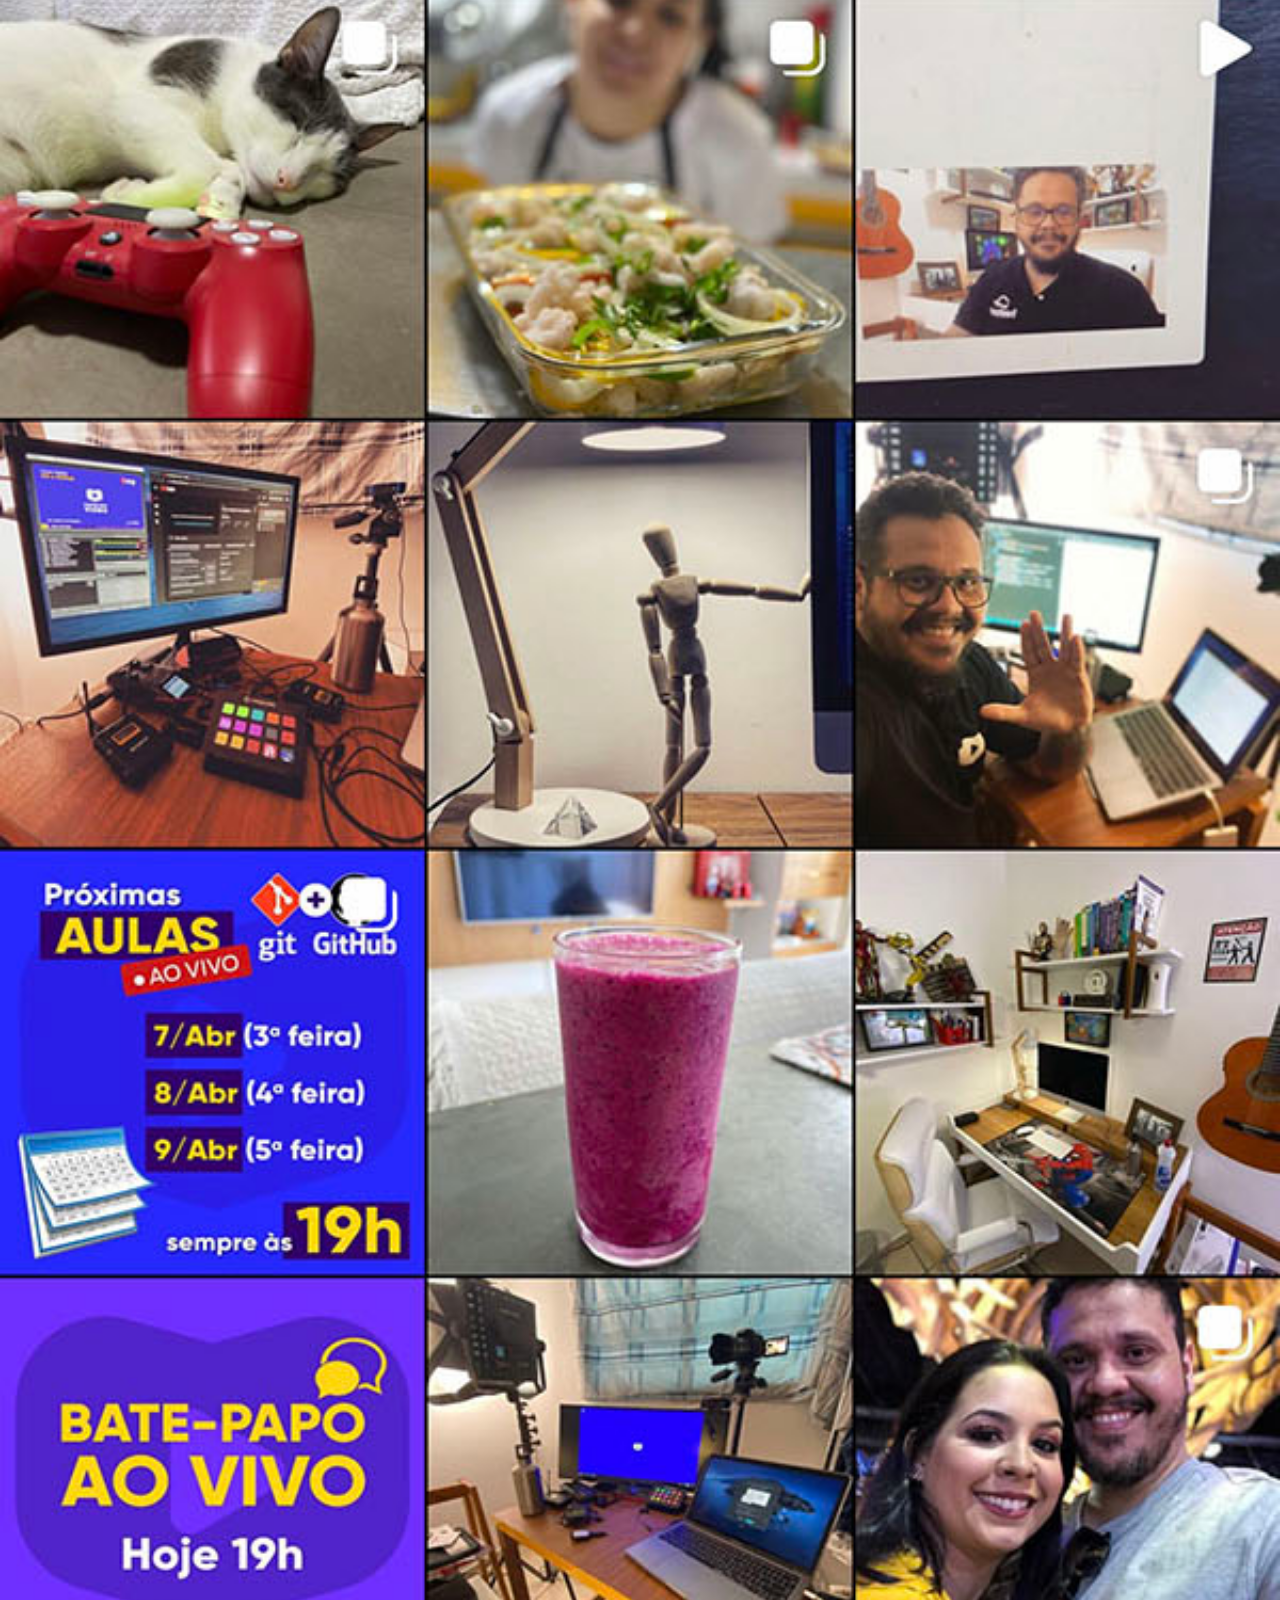
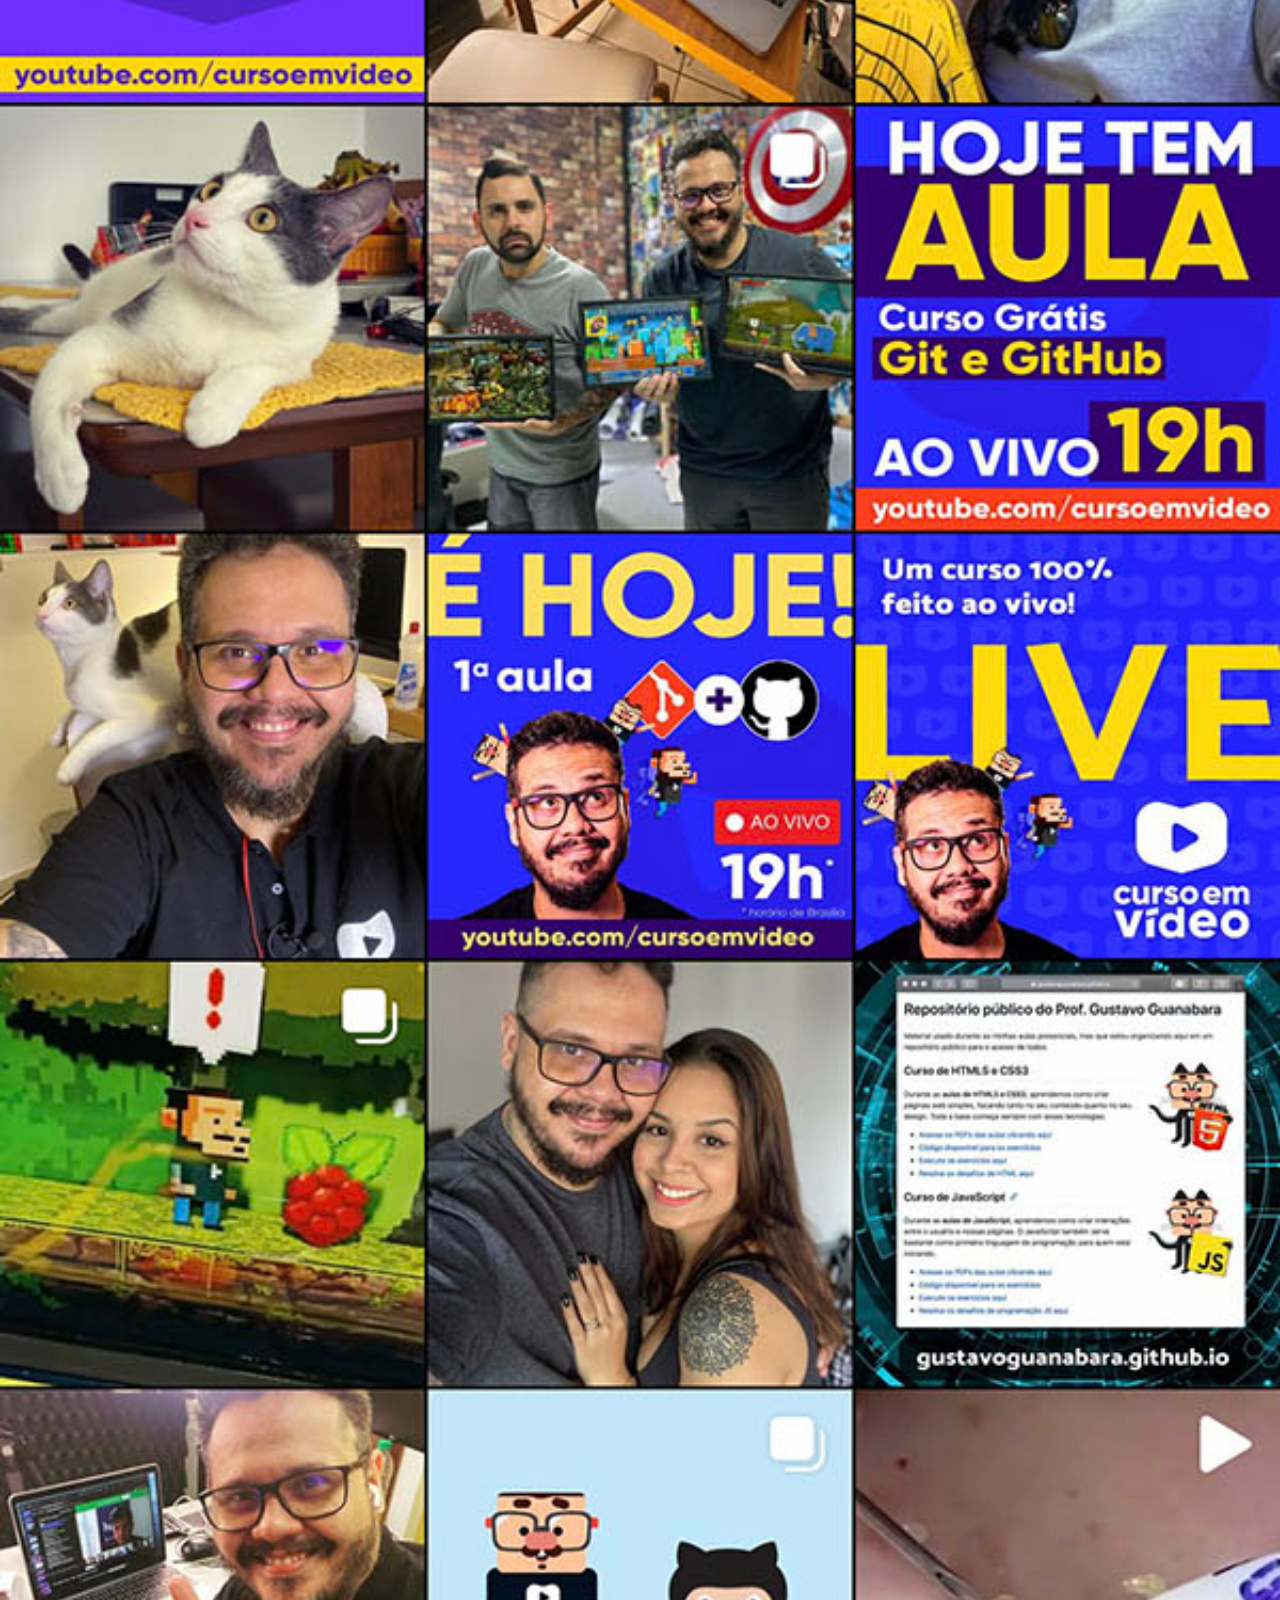
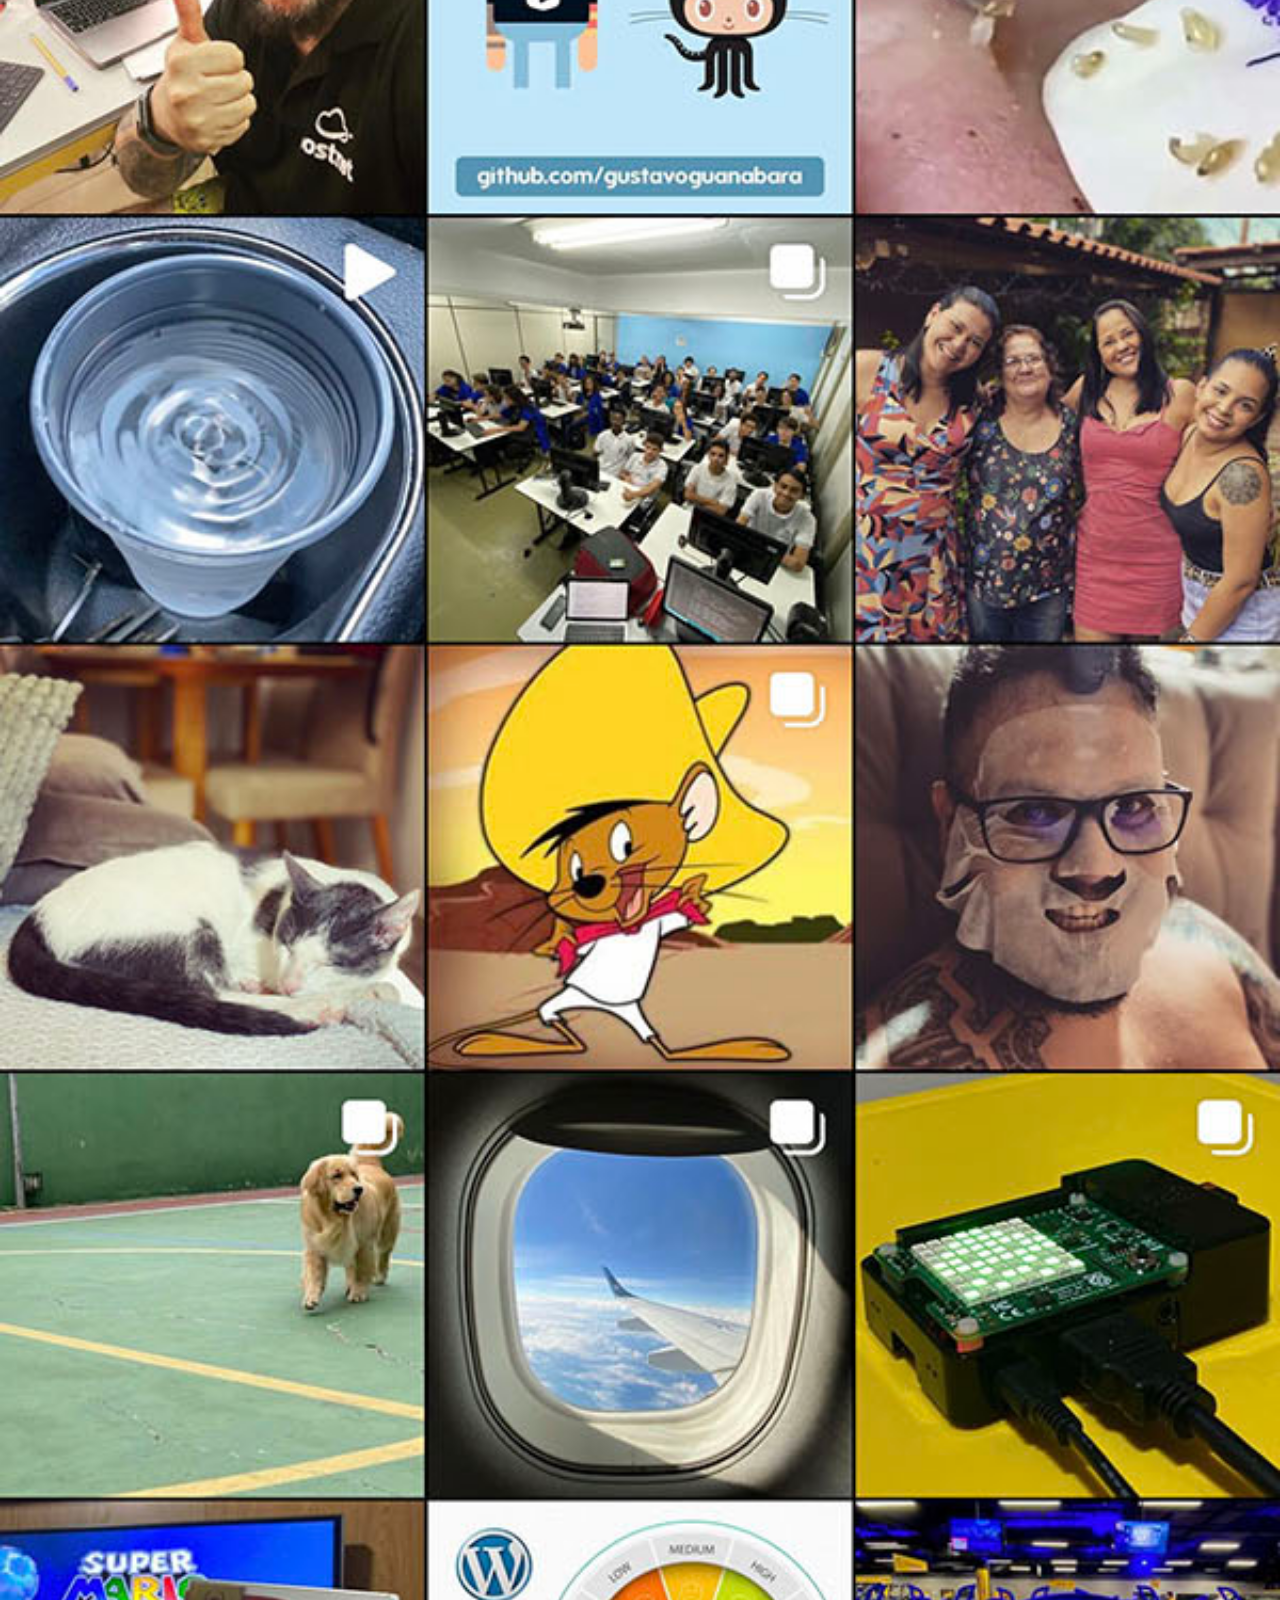
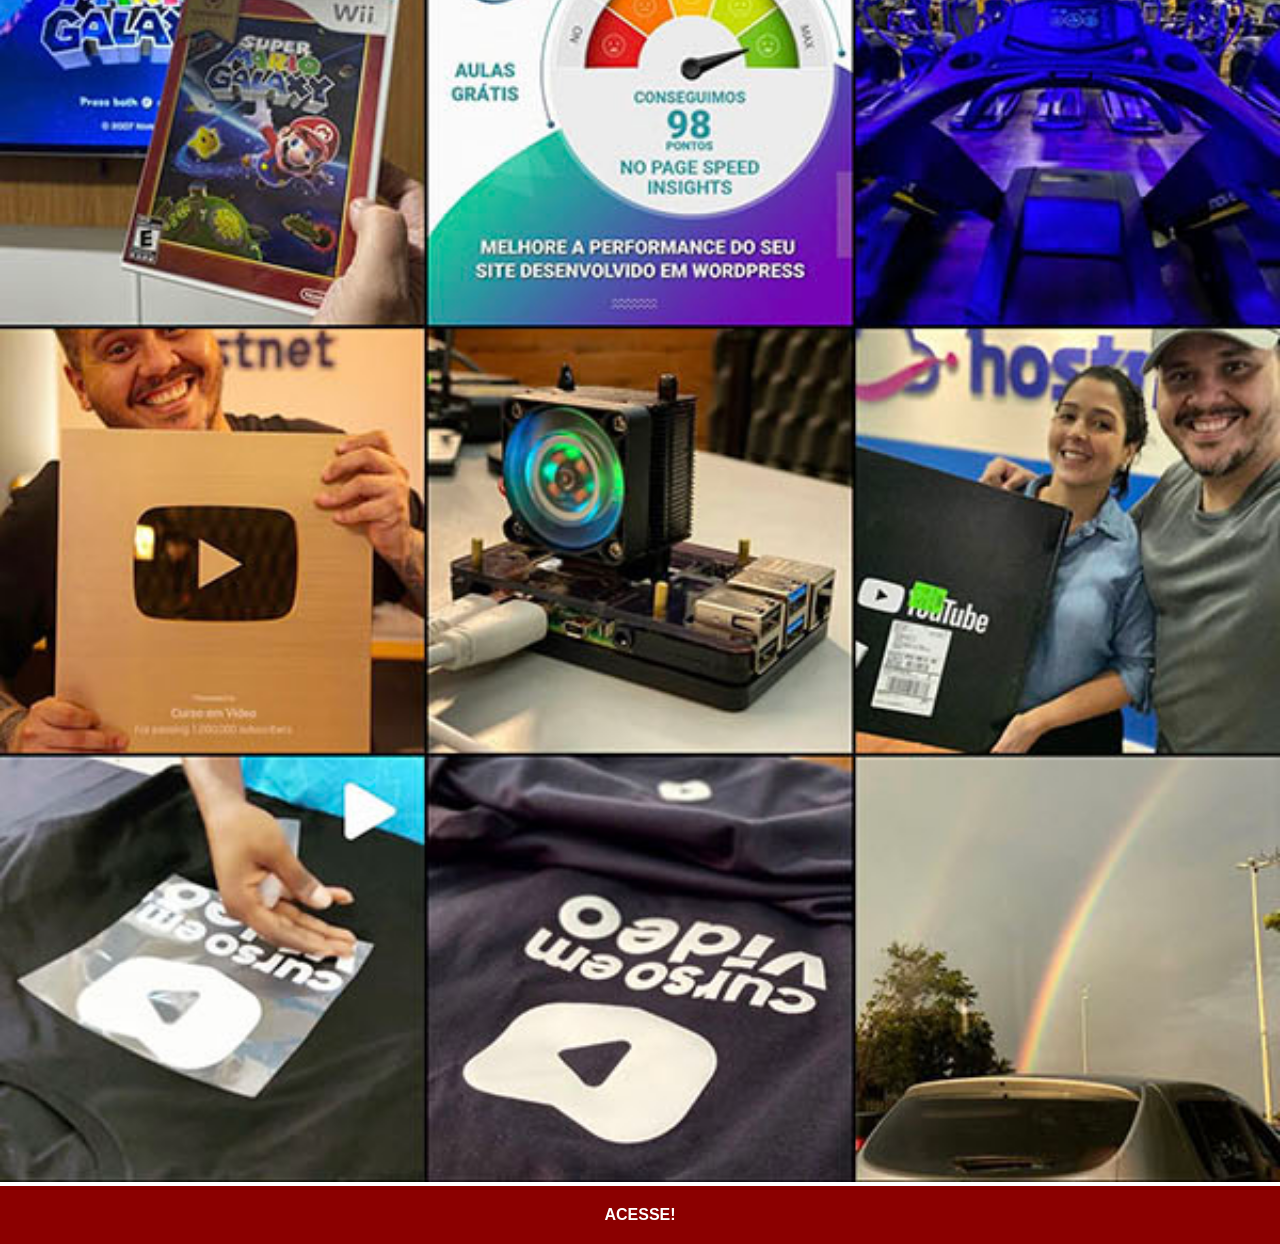
<file: Instagram.html>
<!DOCTYPE html>
<html lang="pt-br">
<head>
    <meta charset="UTF-8">
    <meta name="viewport" content="width=device-width, initial-scale=1.0">
    <title>Instagram</title>
    <link rel="stylesheet" href="estilos/social.css">
</head>
<body>
    <img src="imagens/tela-instagram.jpg" alt="Instagram">
    <a href="https://www.instagram.com/gustavoguanabara/" target="_blank">ACESSE!</a>
</body>
</html>
</file>
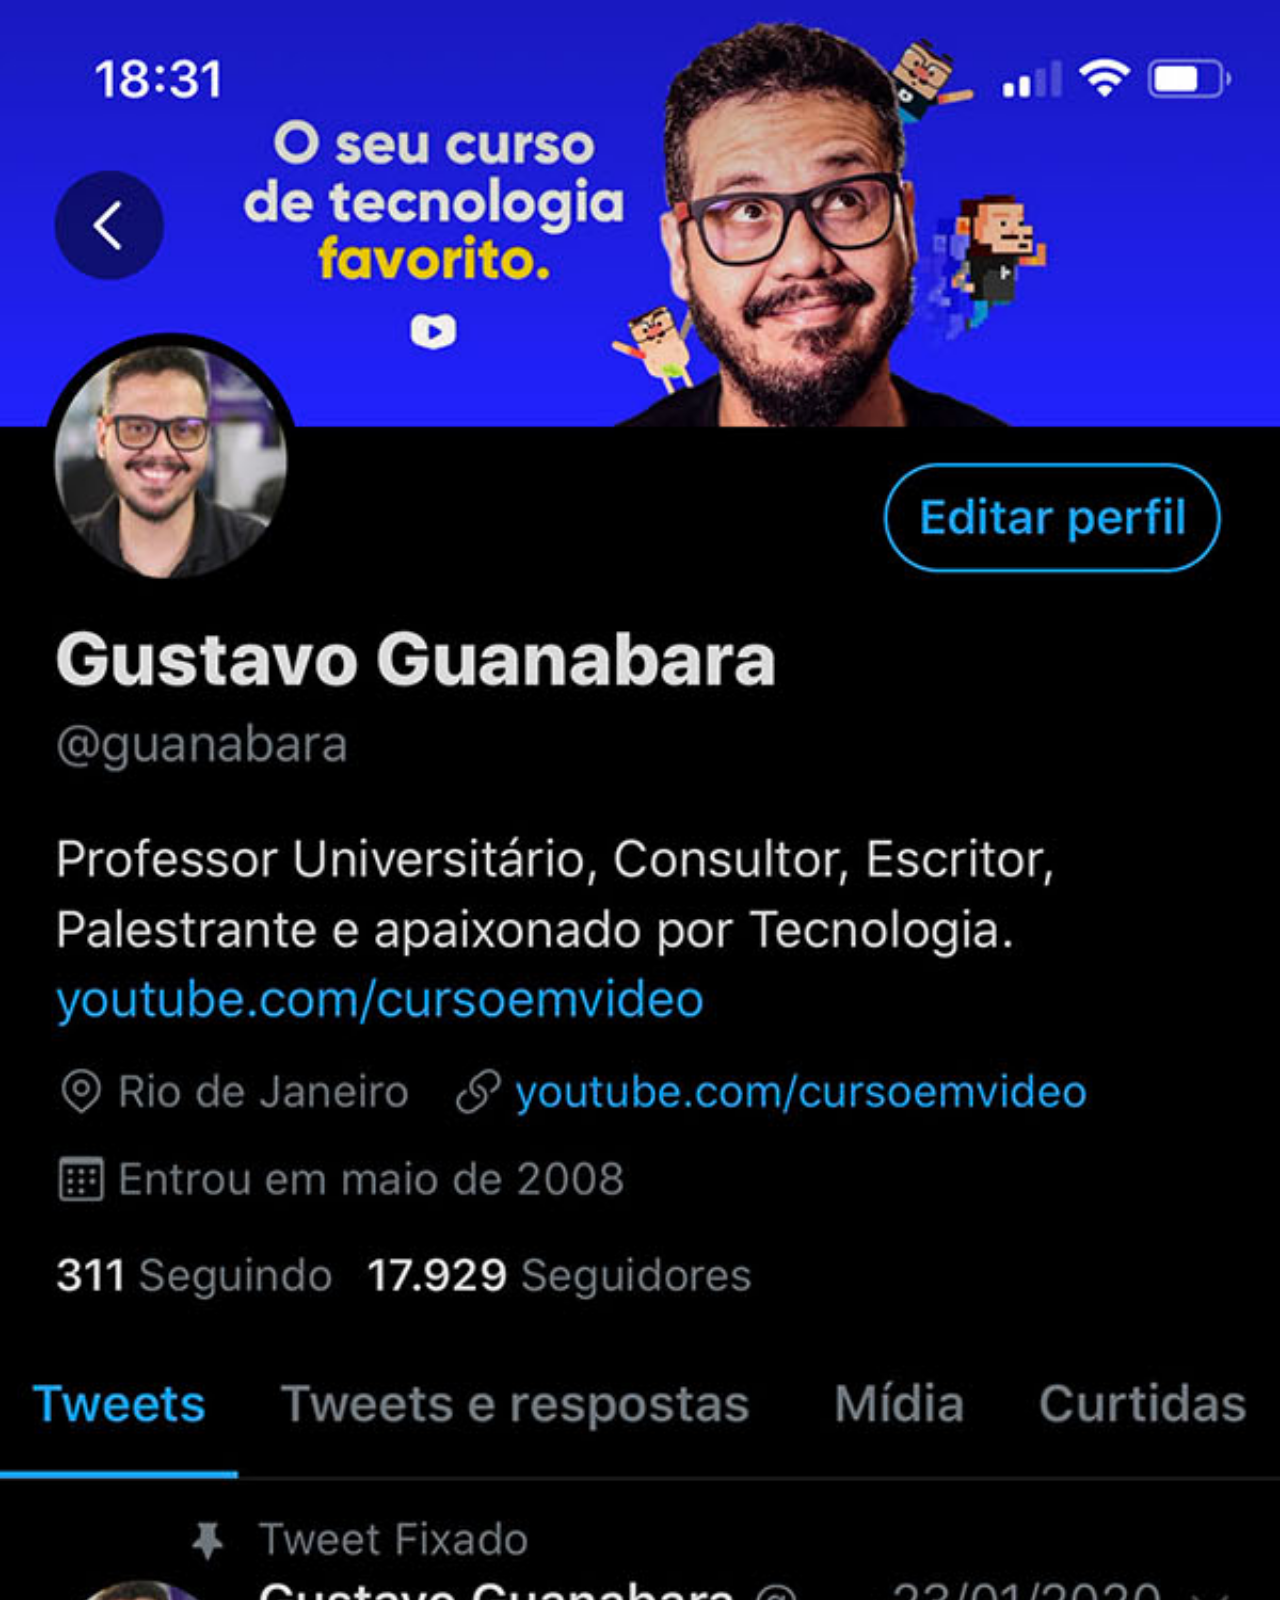
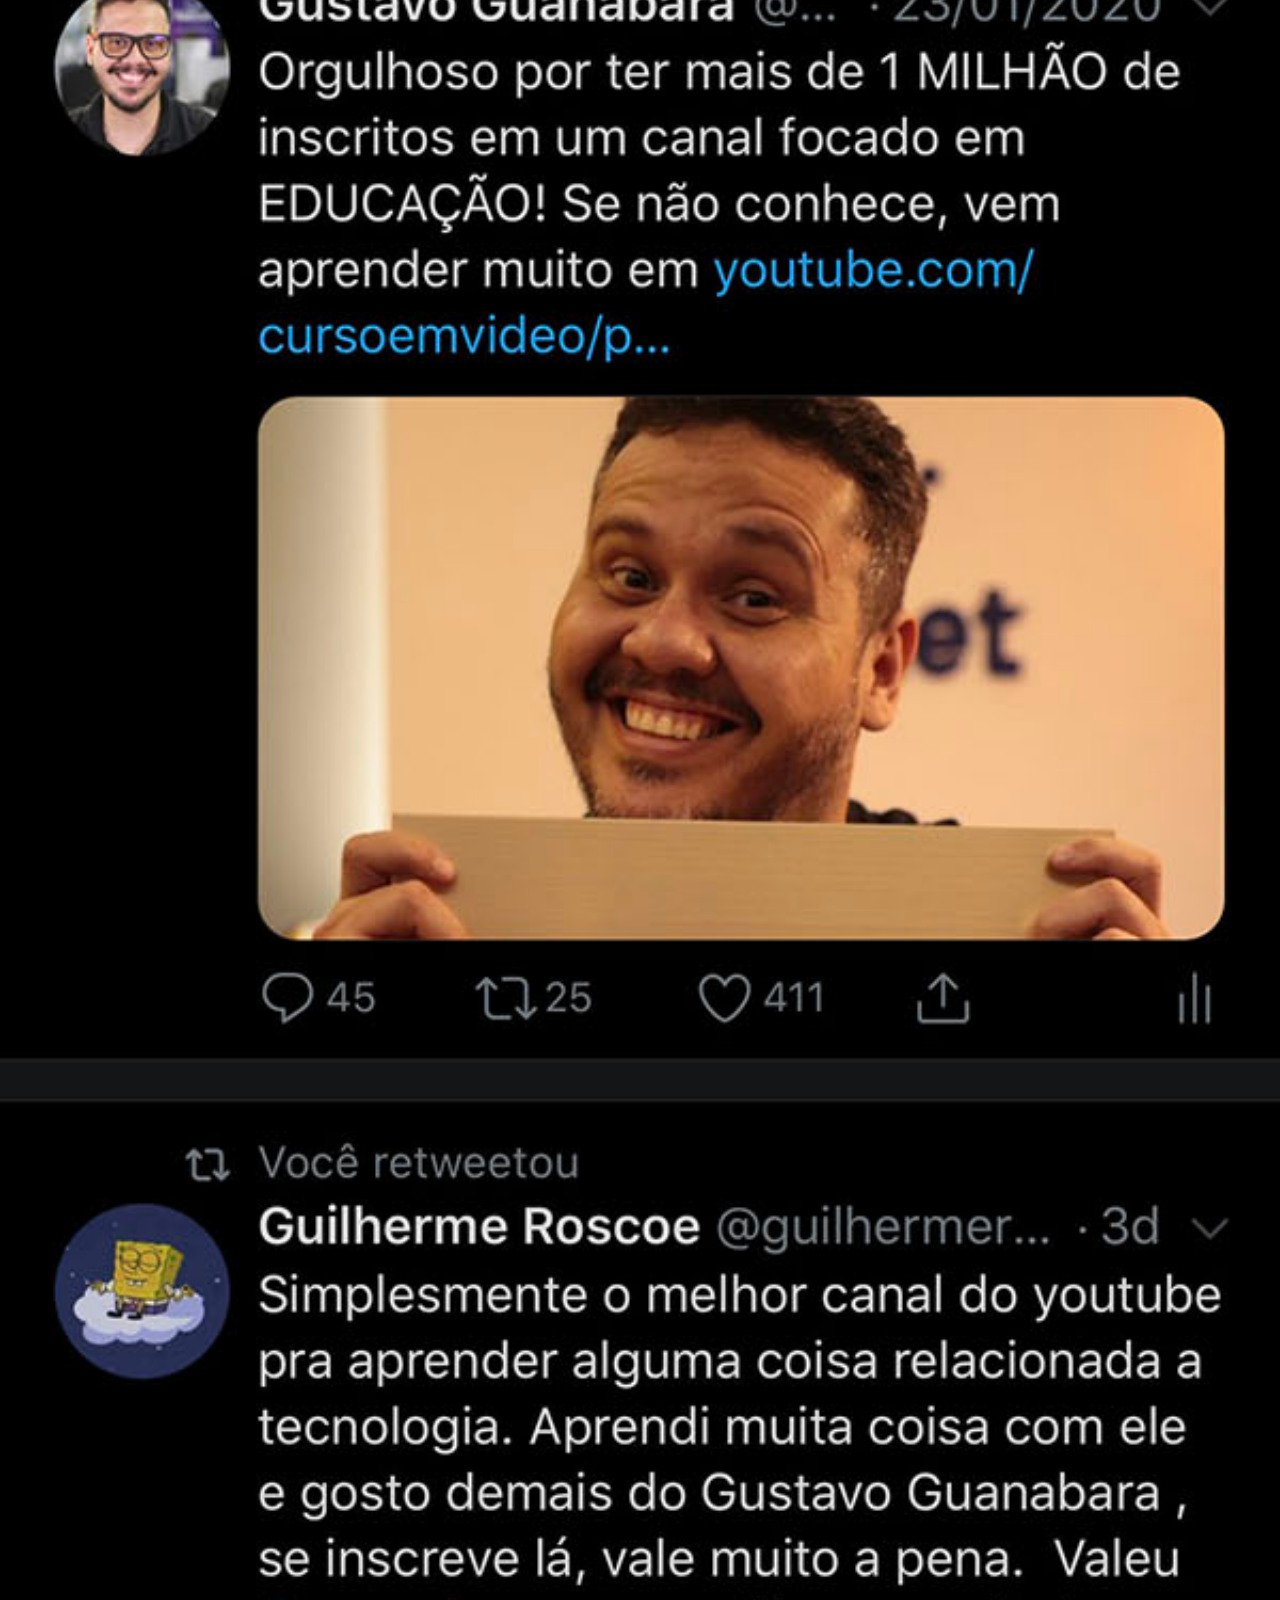
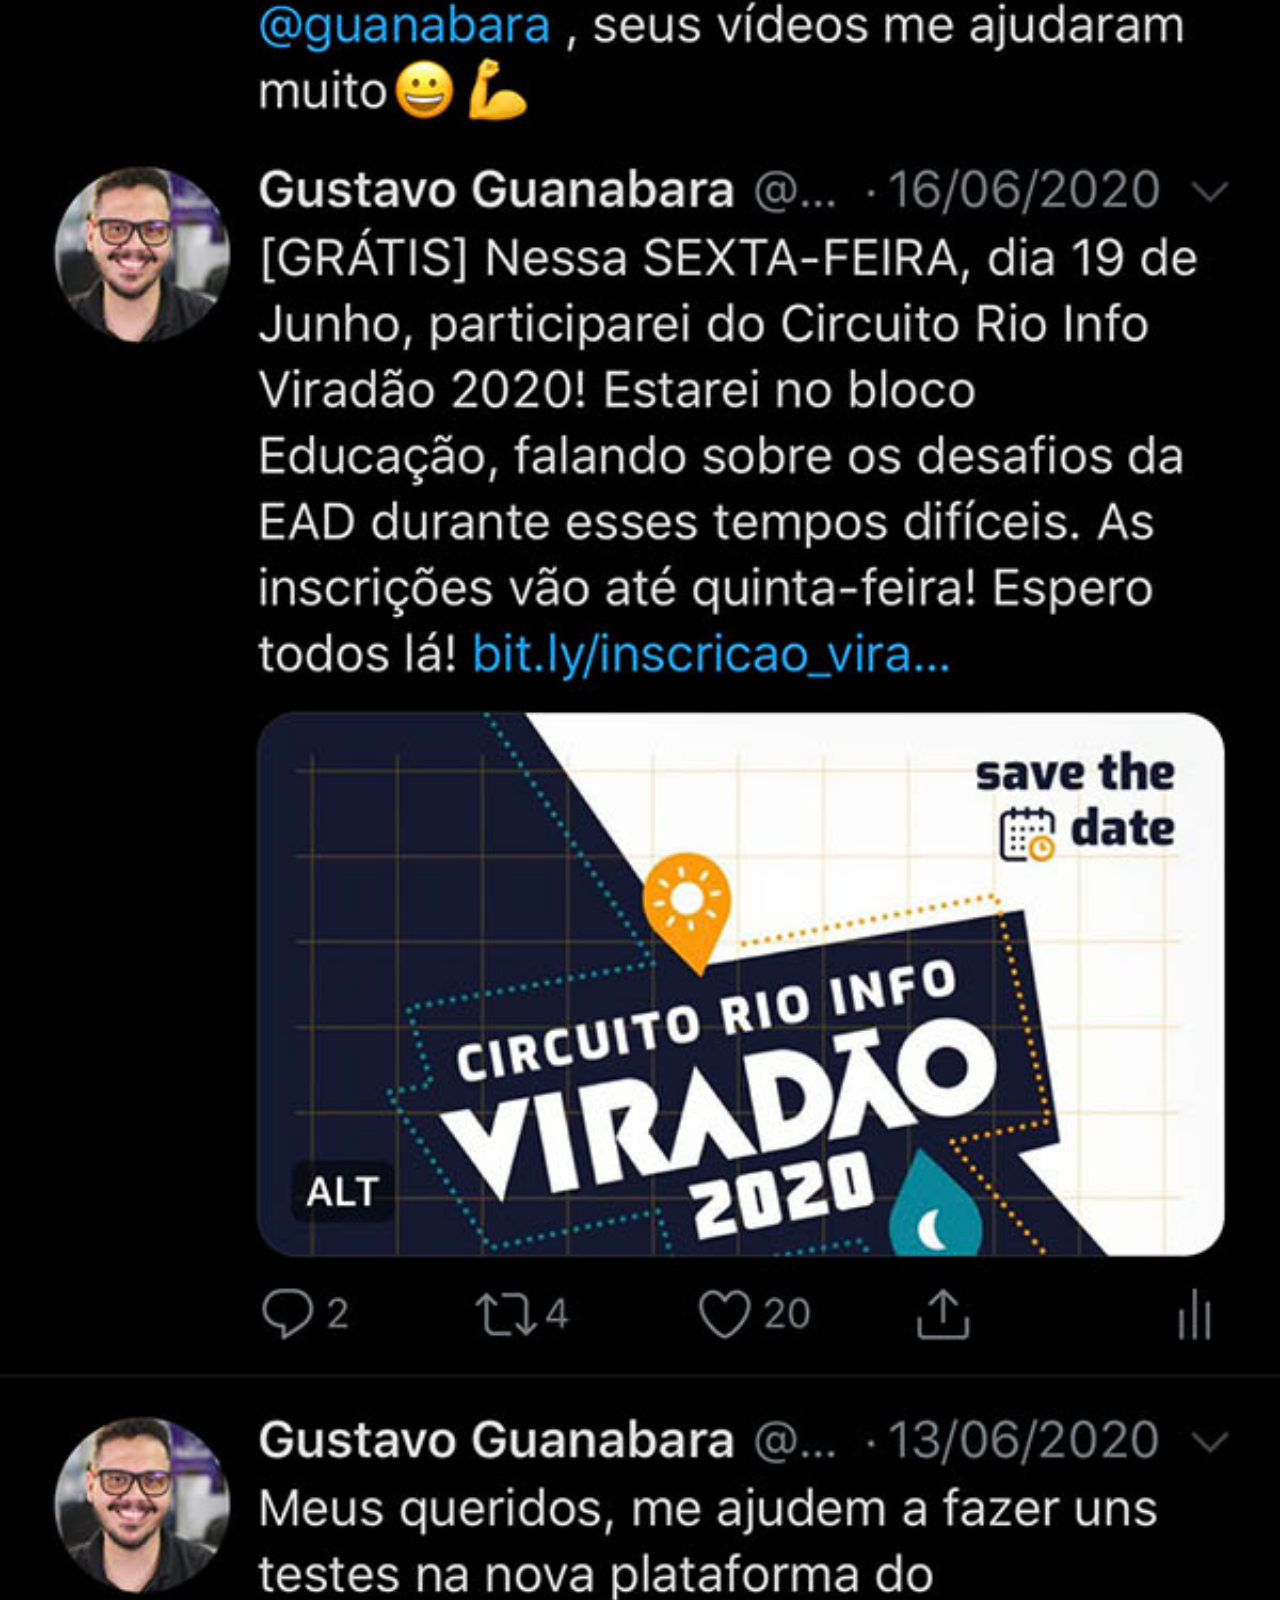
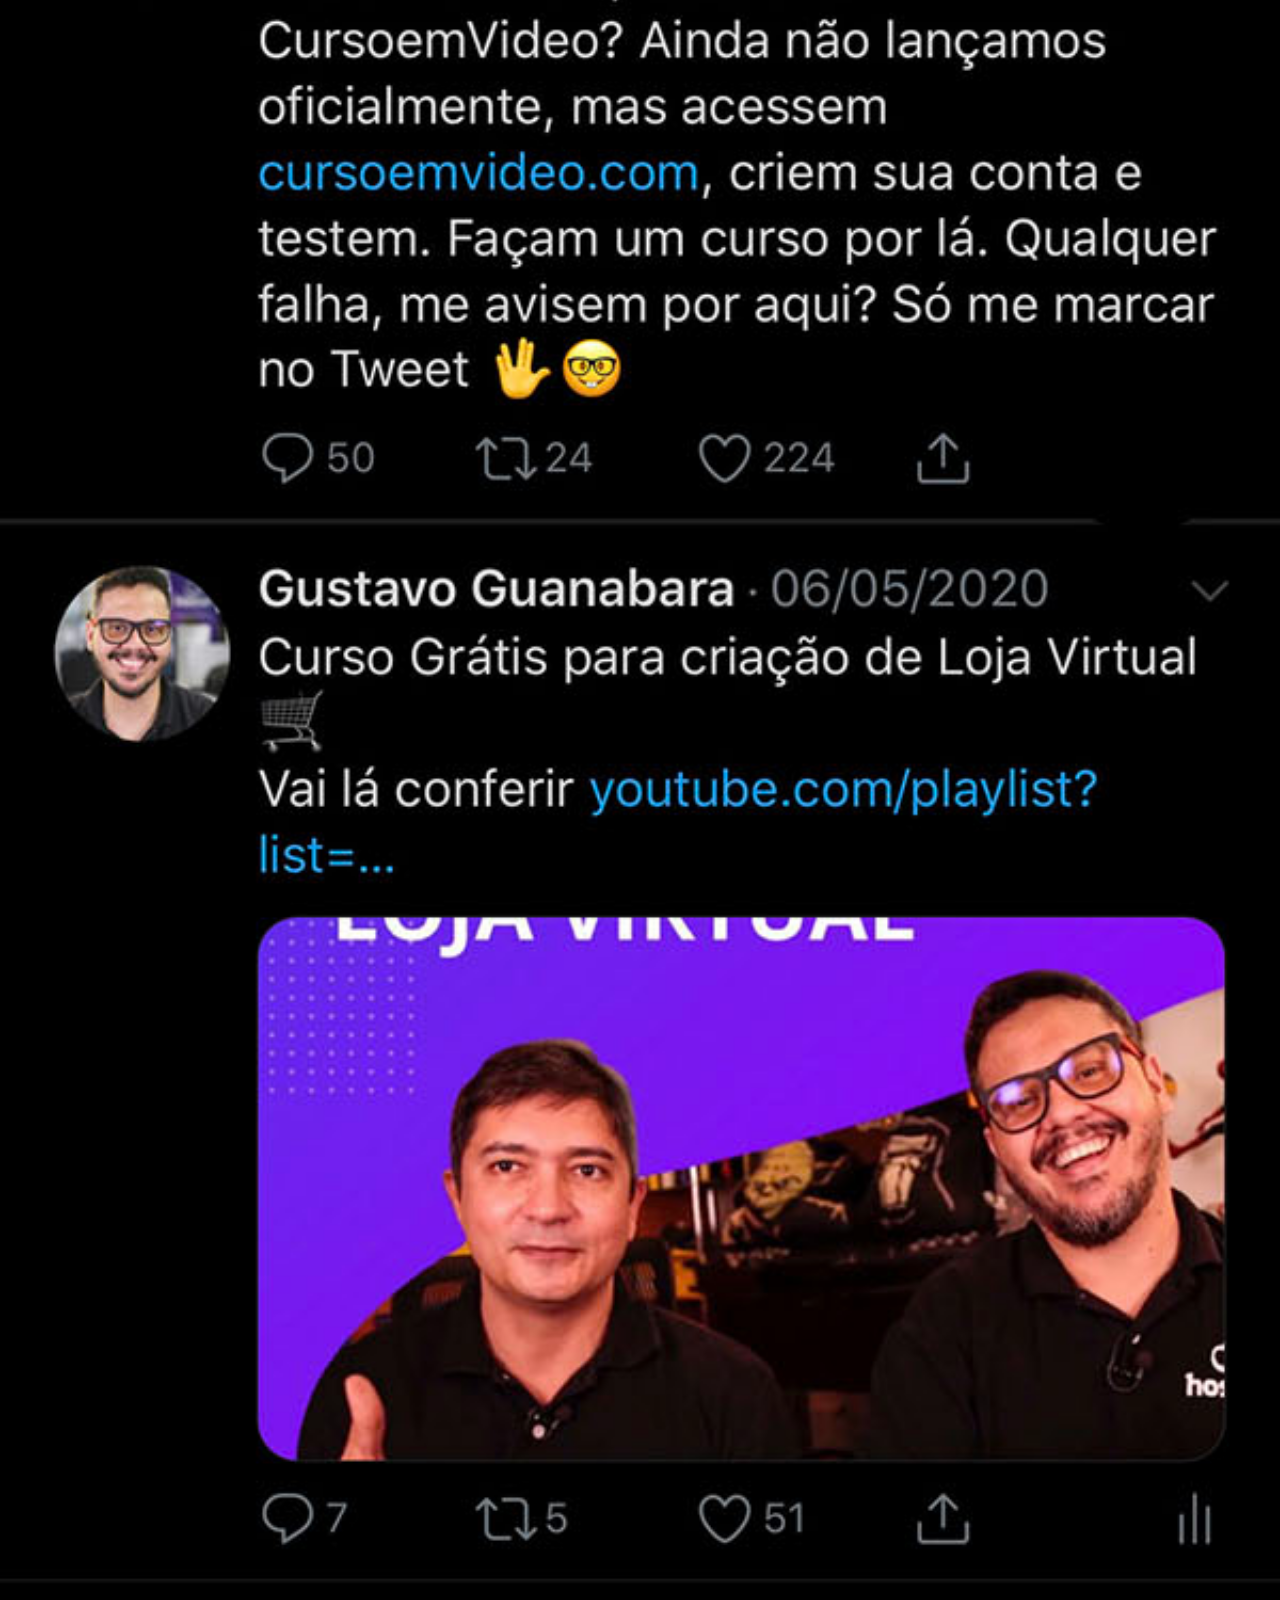
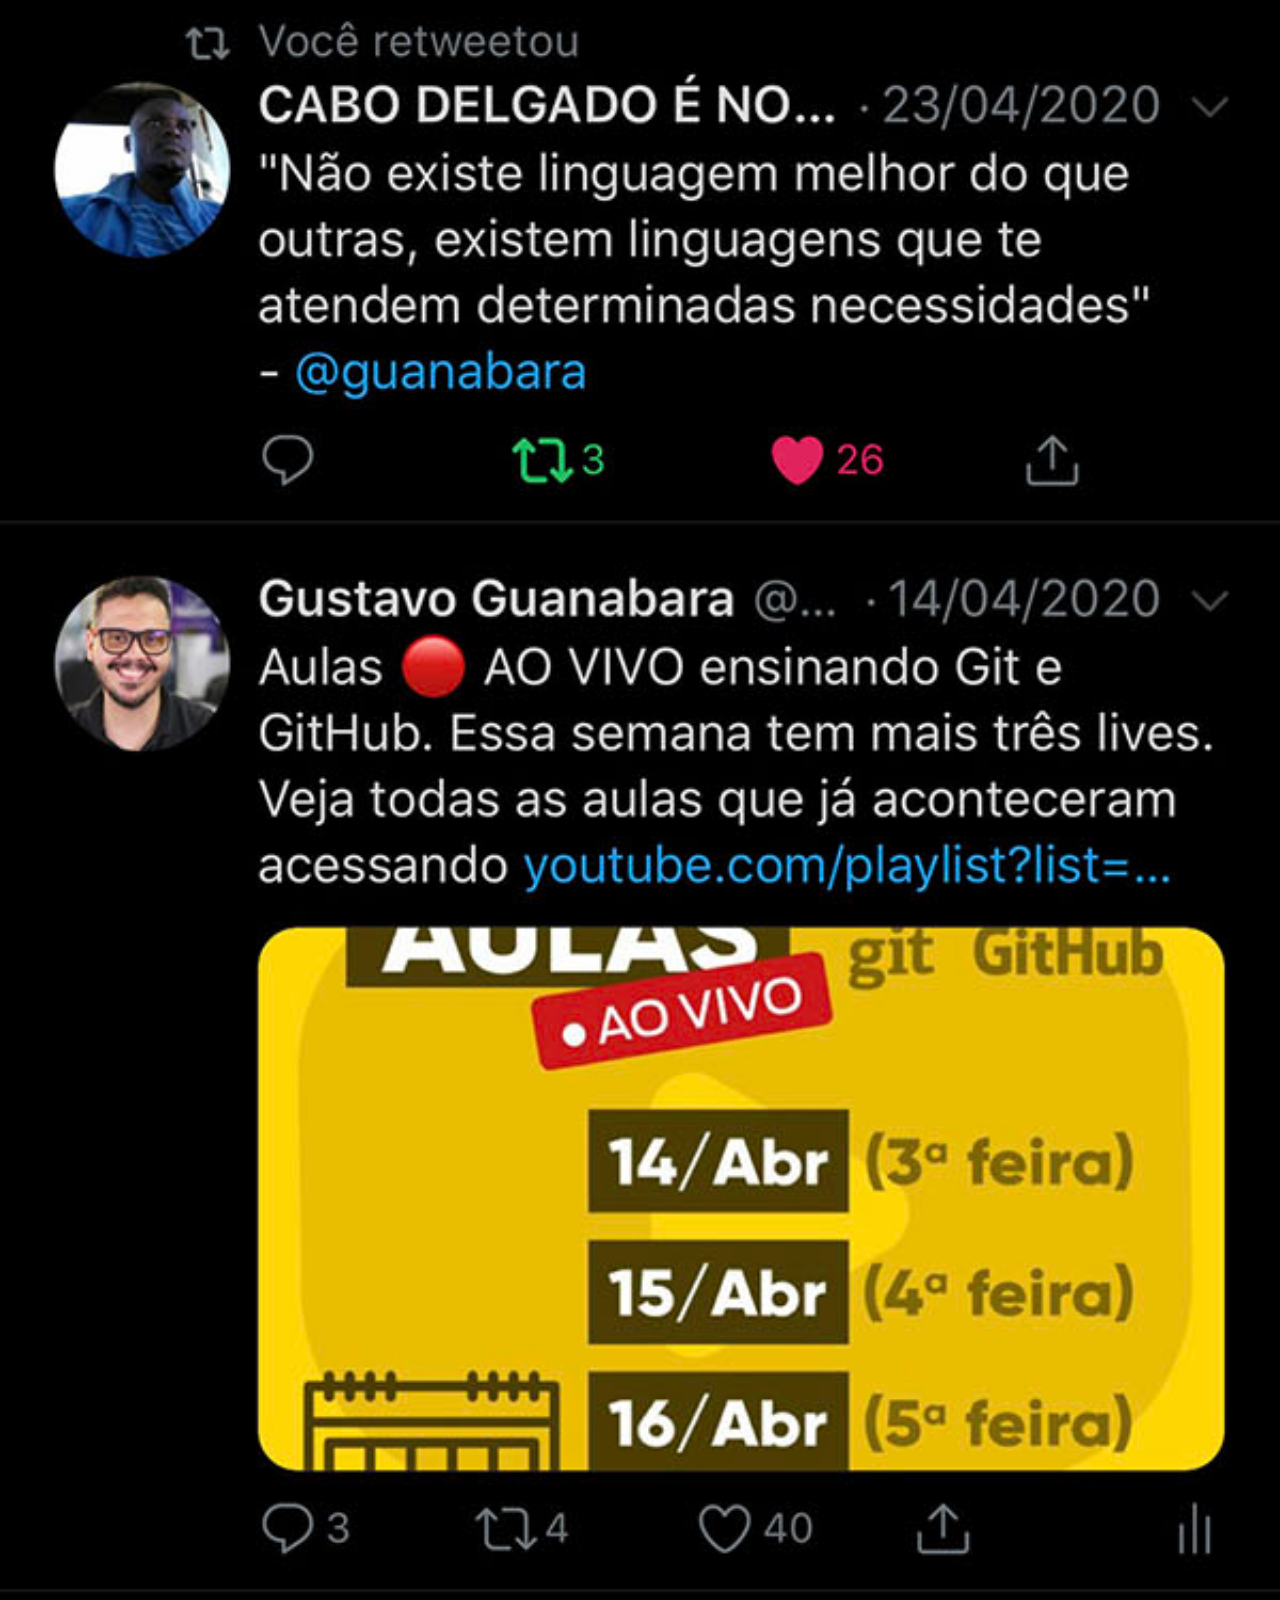
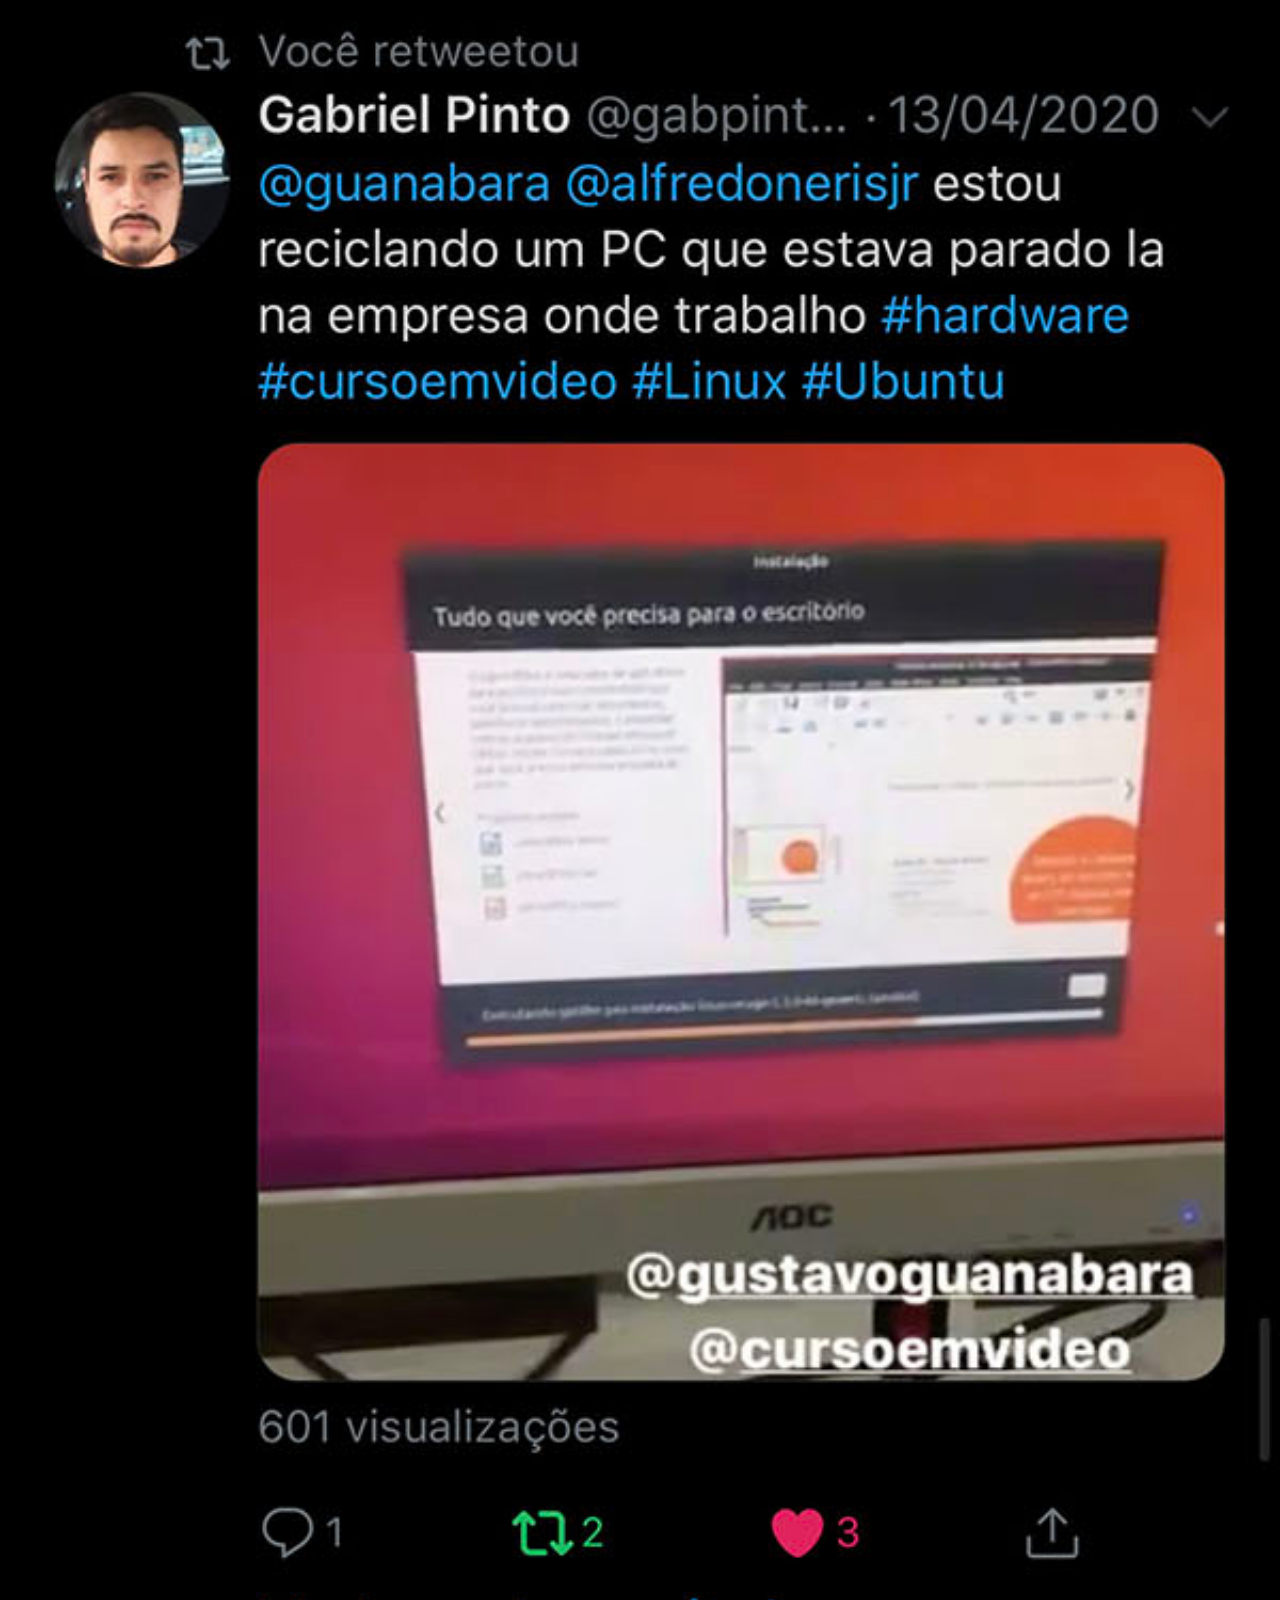
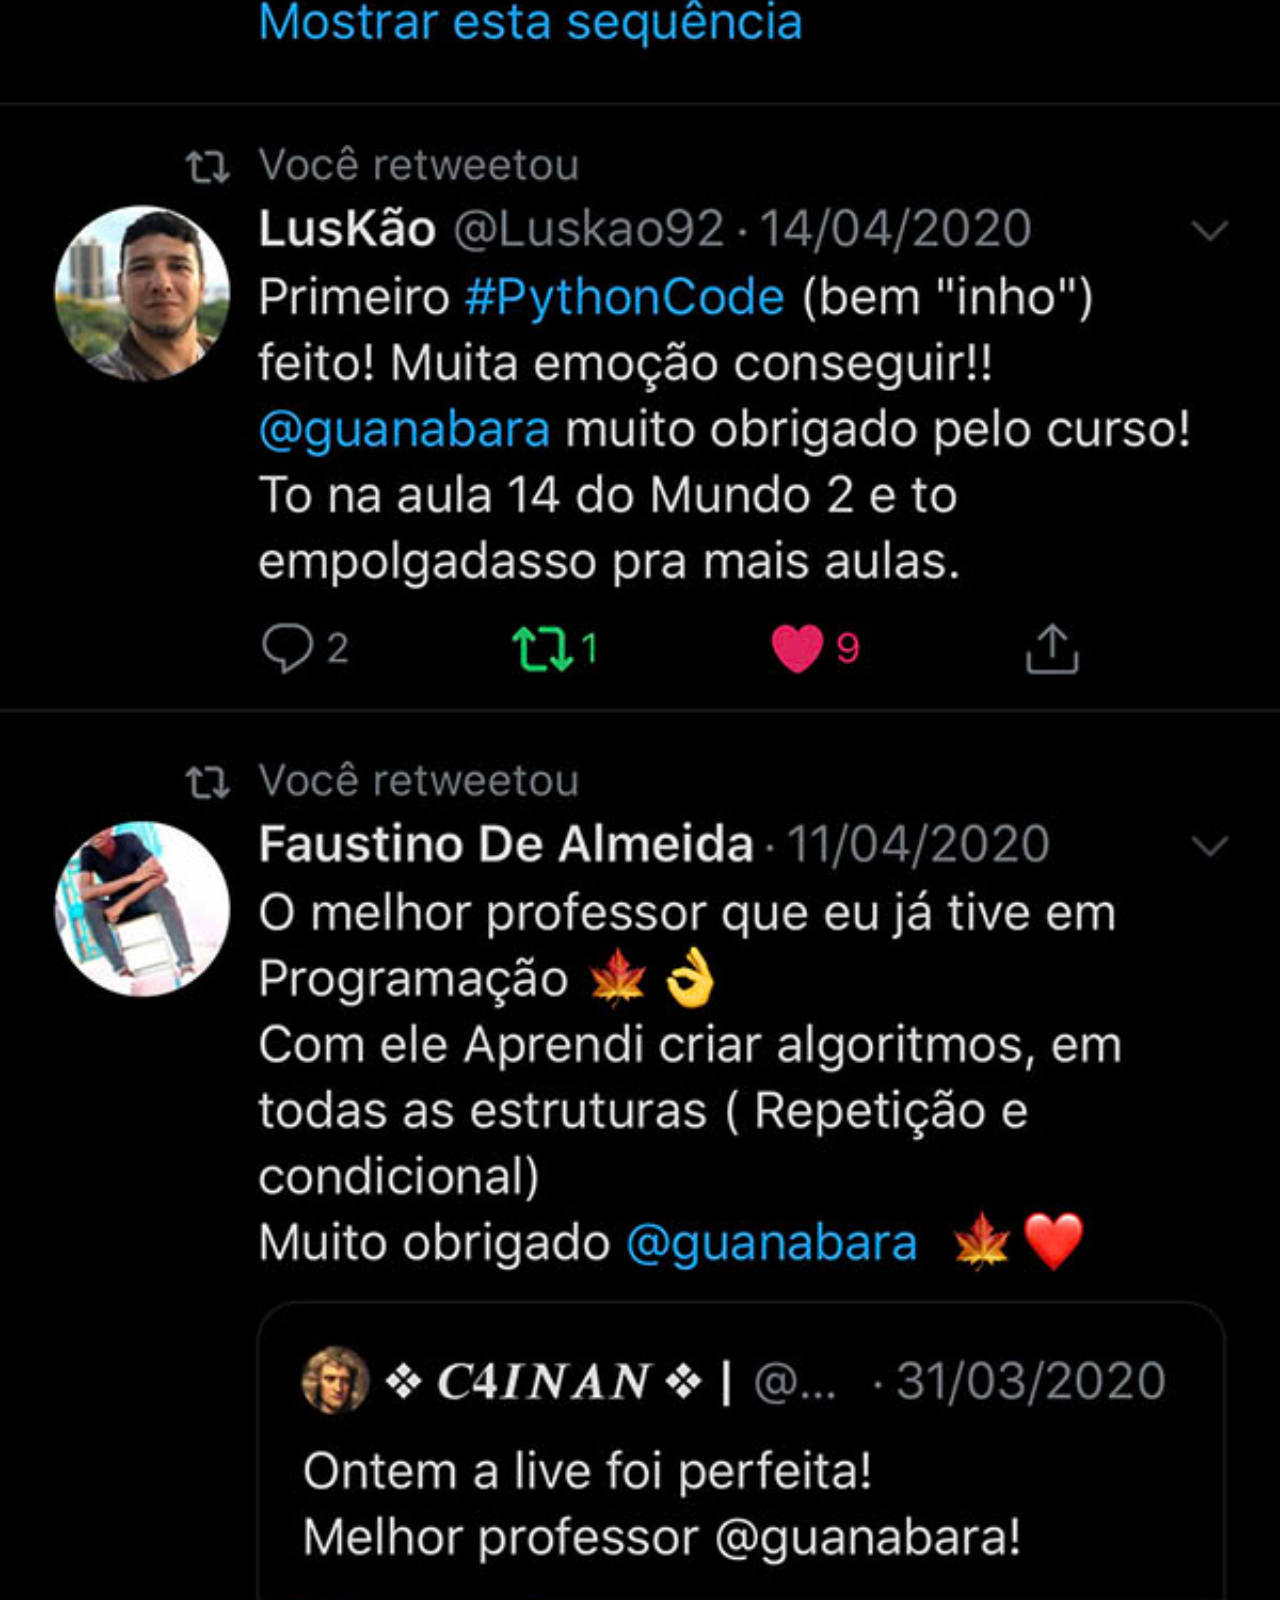
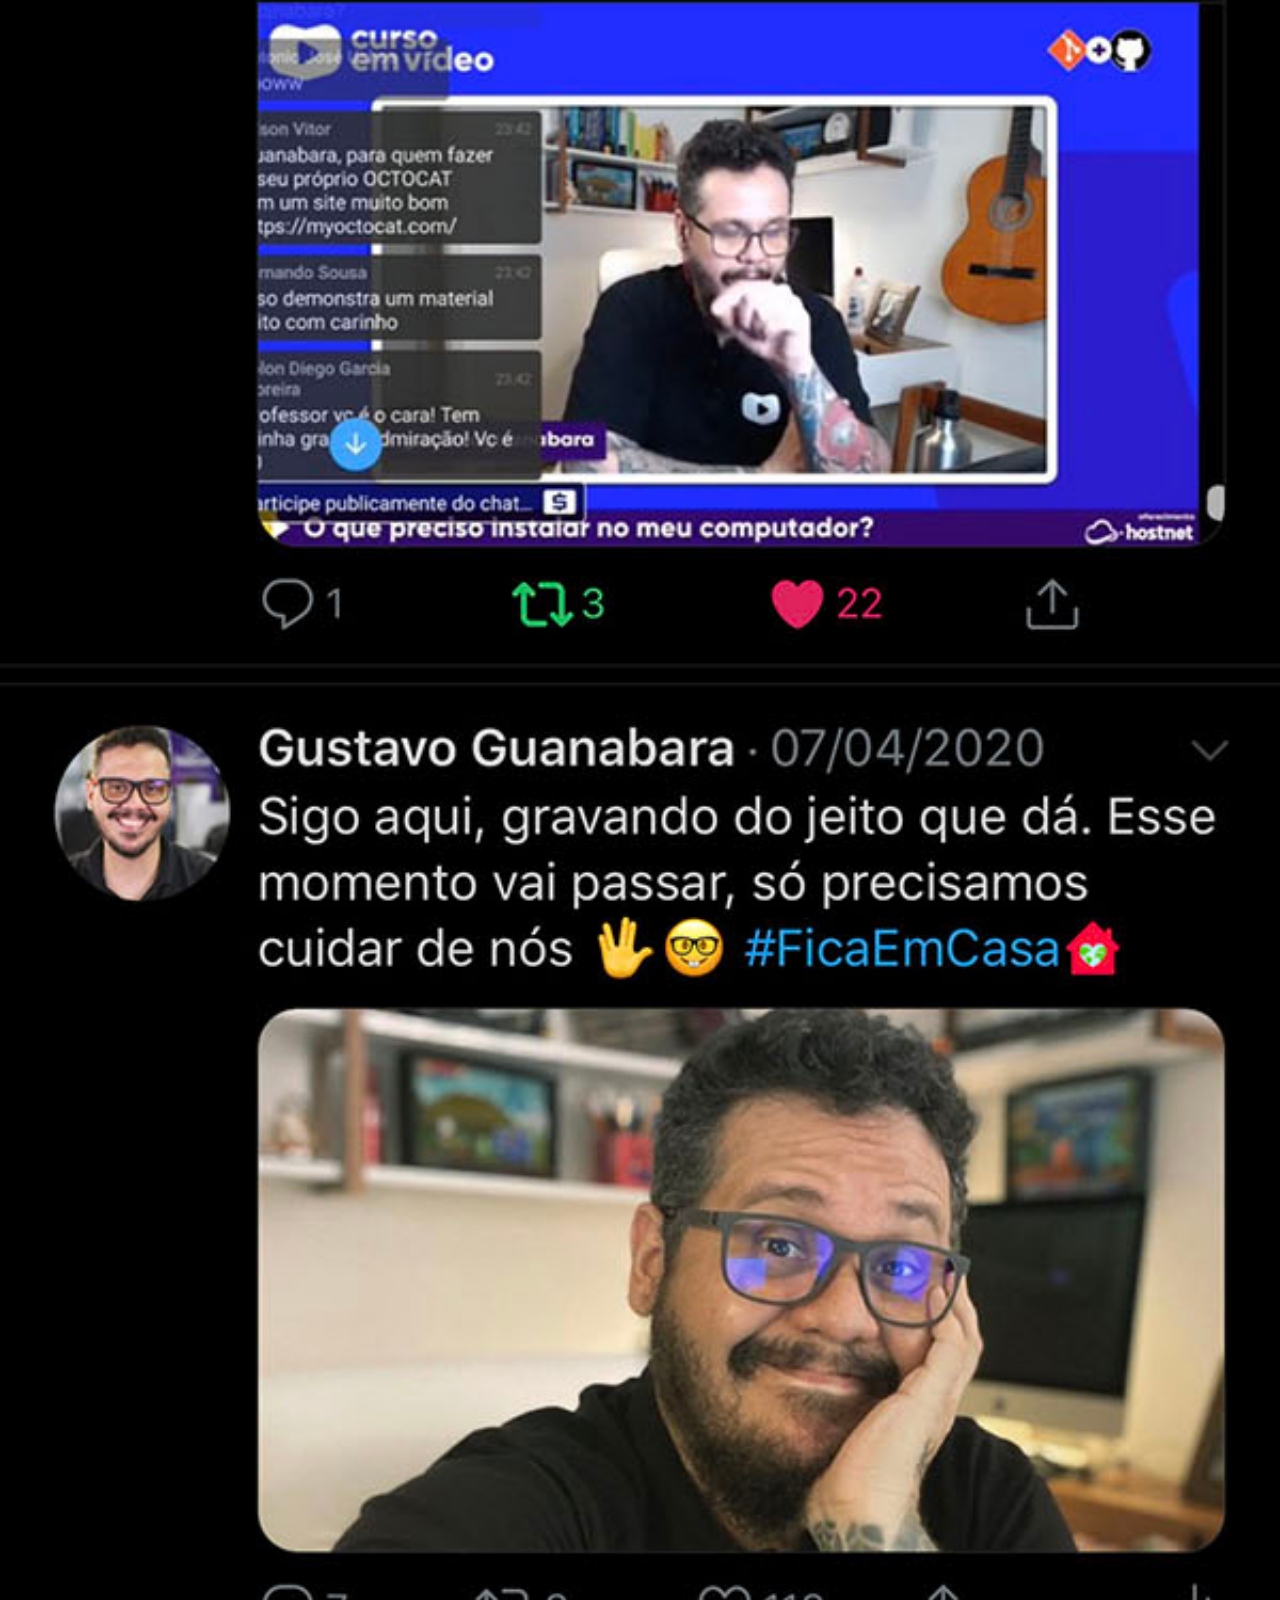
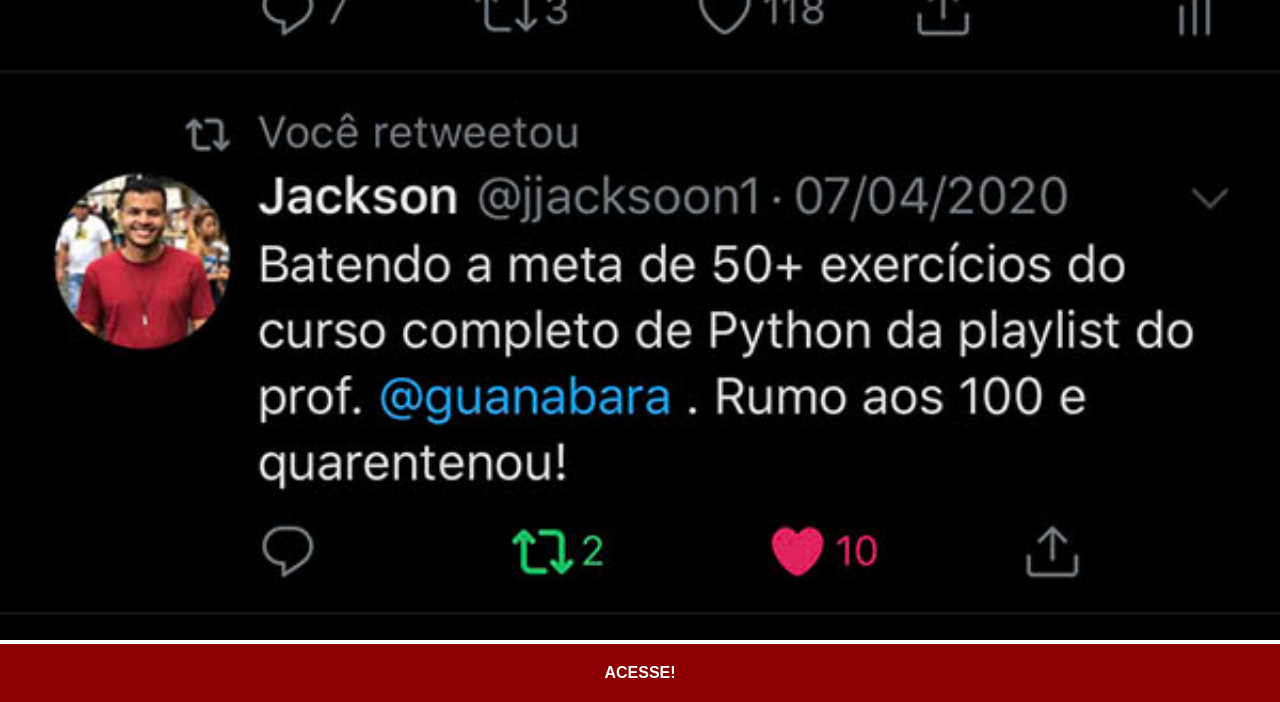
<file: twitter.html>
<!DOCTYPE html>
<html lang="pt-br">
<head>
    <meta charset="UTF-8">
    <meta name="viewport" content="width=device-width, initial-scale=1.0">
    <title>Twitter</title>
    <link rel="stylesheet" href="estilos/social.css">
</head>
<body>
    <img src="imagens/tela-twitter.jpg" alt="Twitter">
    <a href="https://x.com/guanabara" target="_blank">ACESSE!</a>
</body>
</html>
</file>
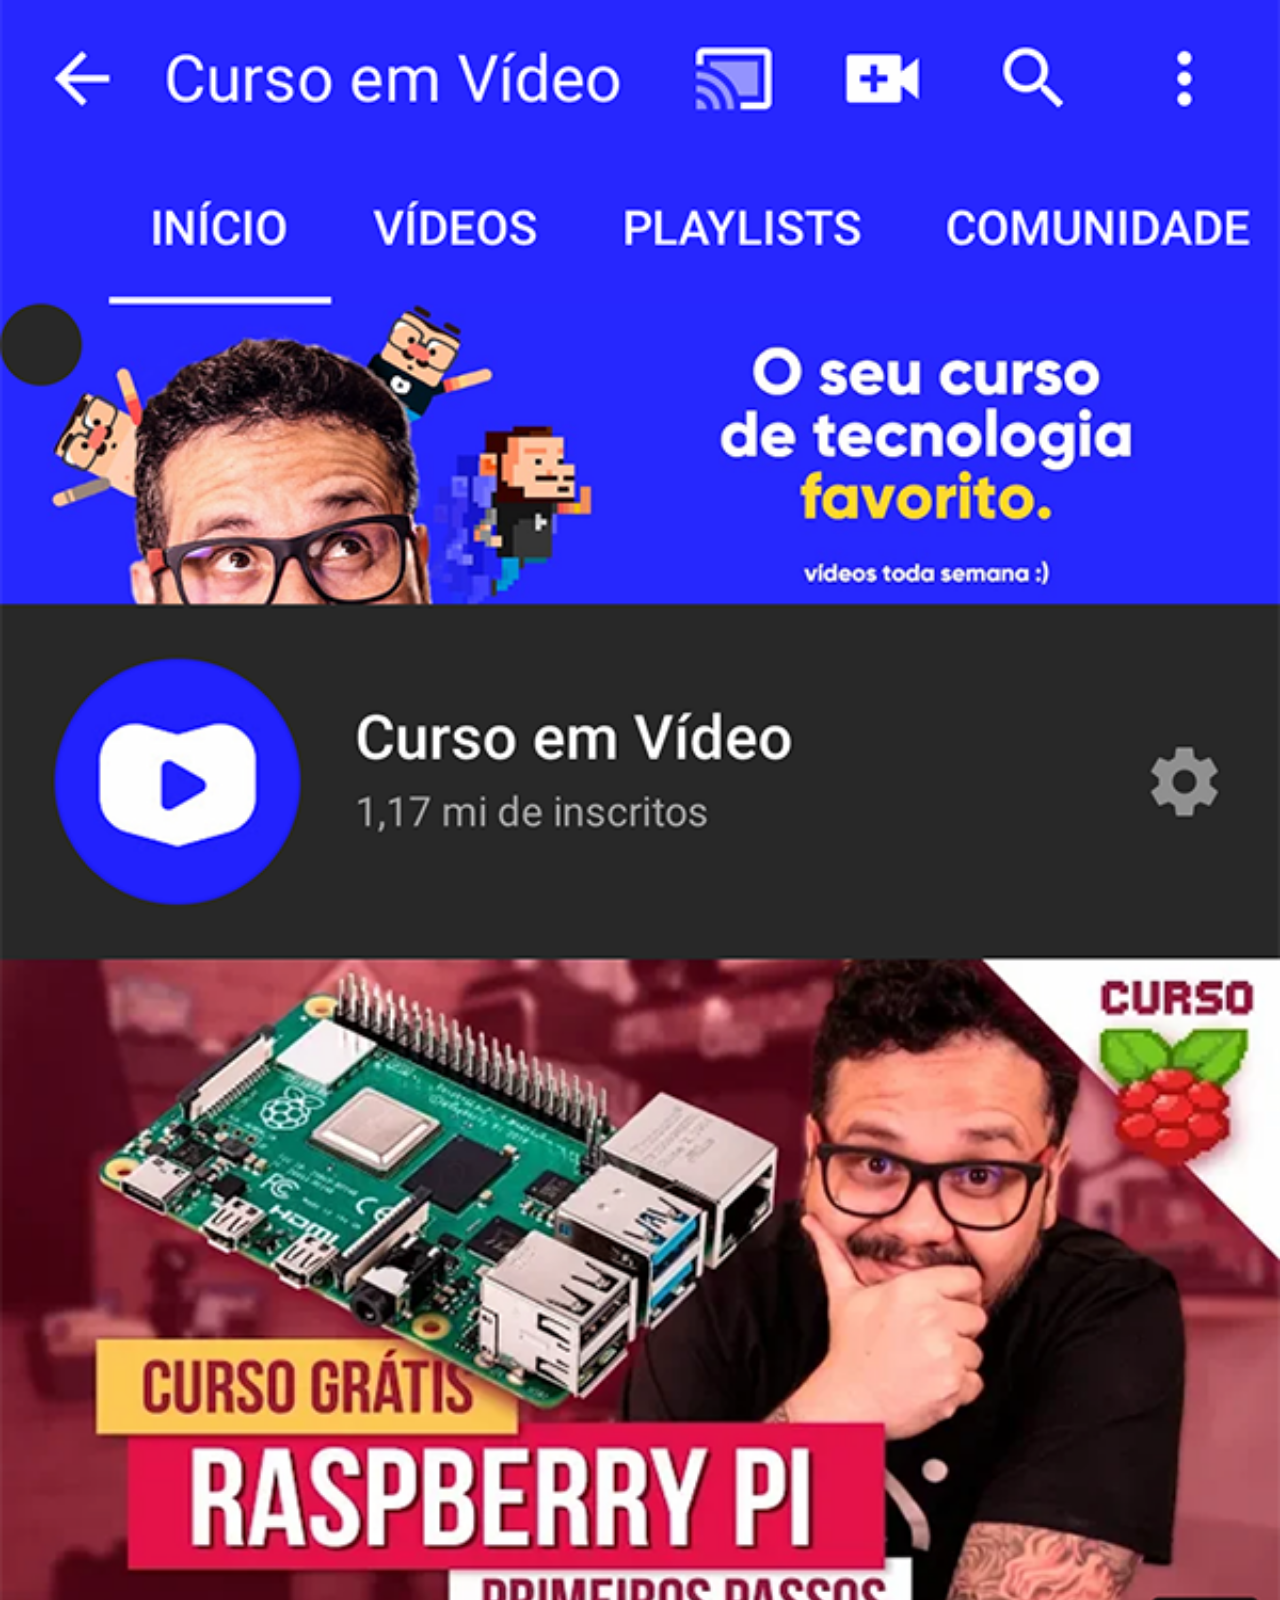
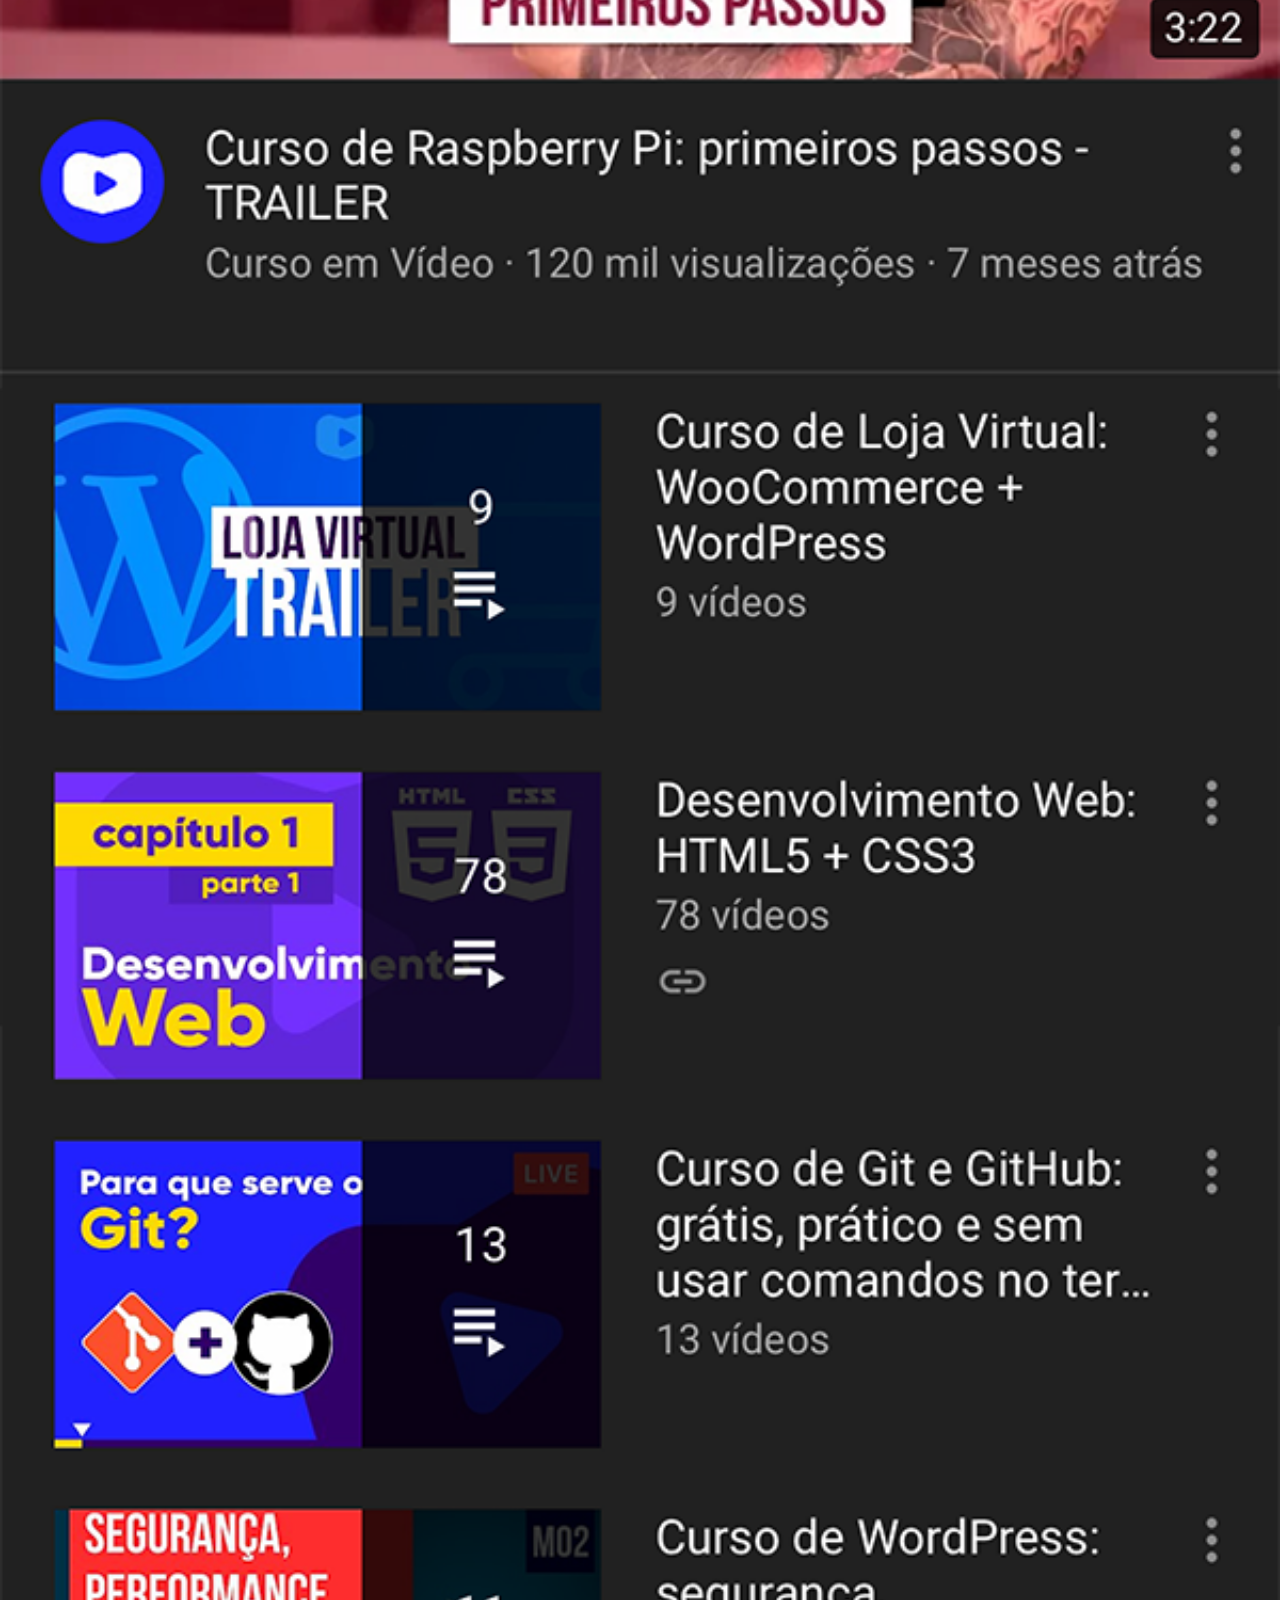
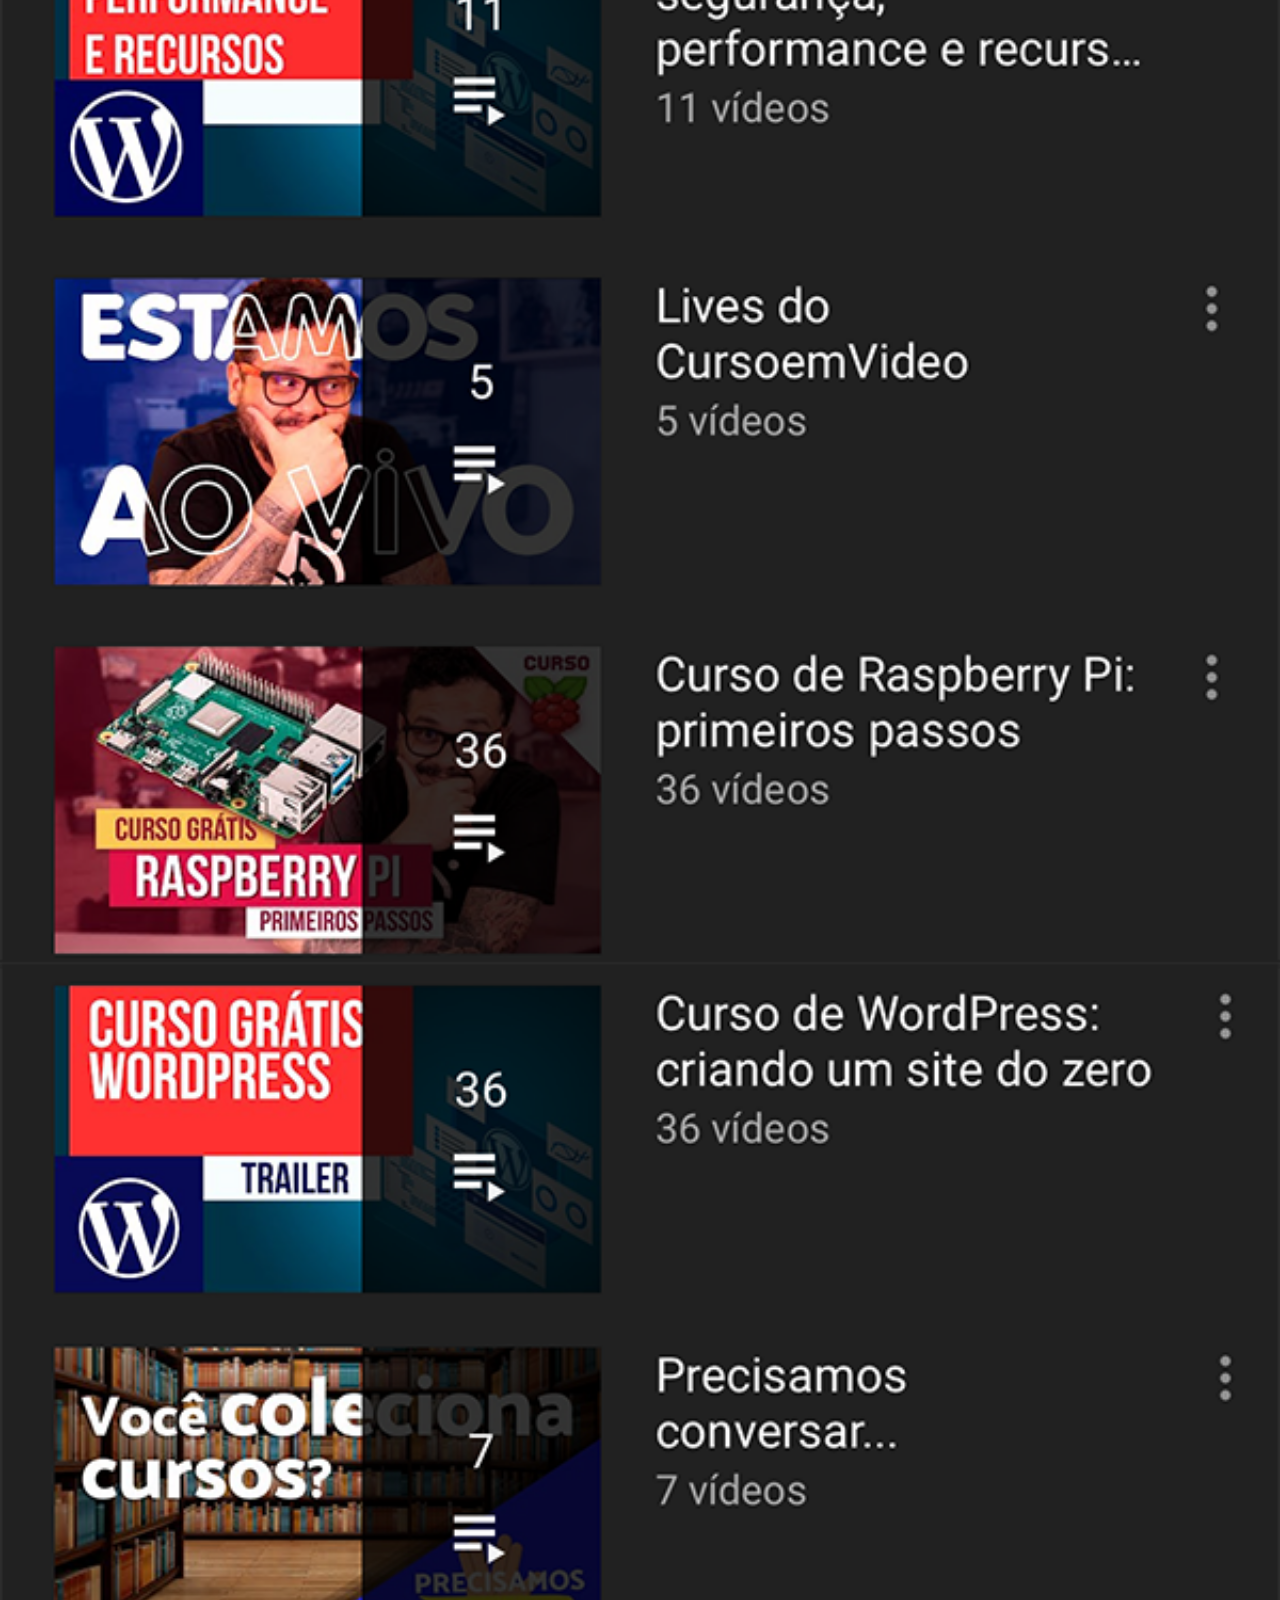
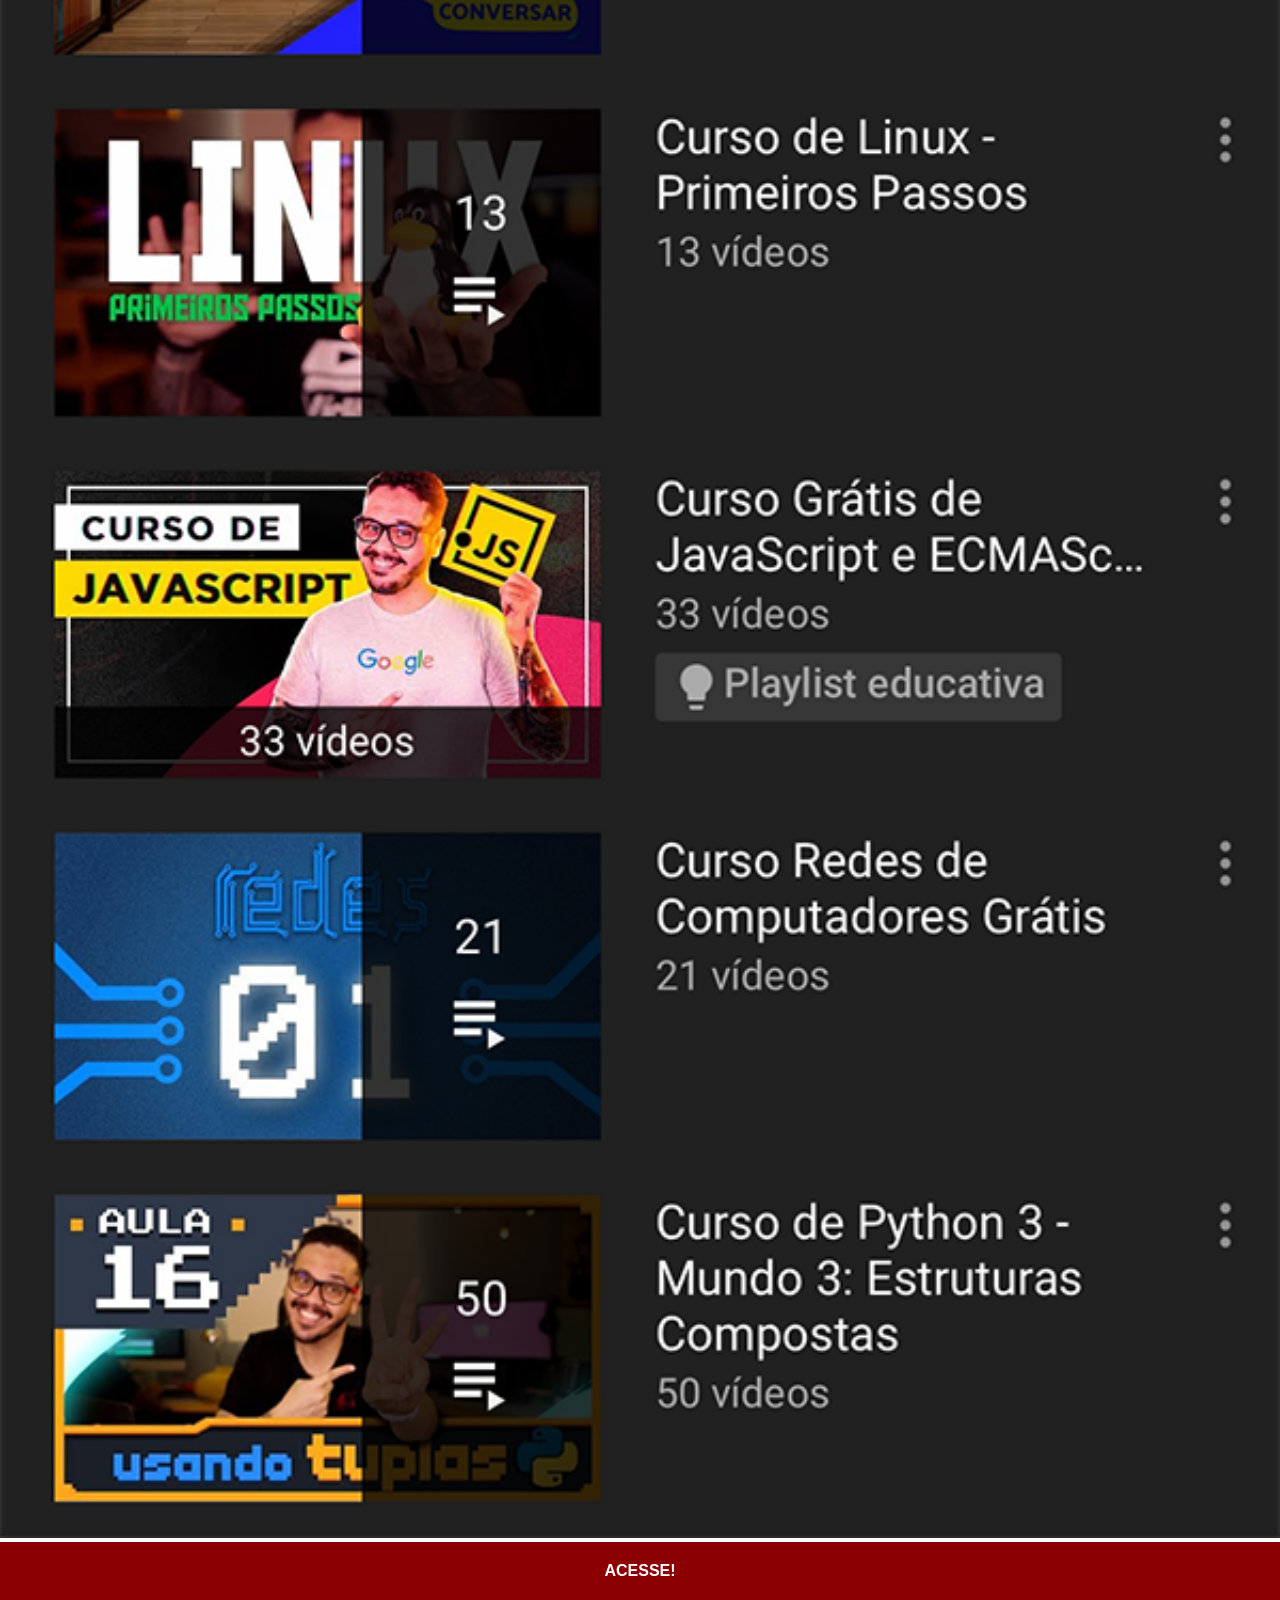
<file: yotube.html>
<!DOCTYPE html>
<html lang="pt-br">
<head>
    <meta charset="UTF-8">
    <meta name="viewport" content="width=device-width, initial-scale=1.0">
    <title>Youtube</title>
     <link rel="stylesheet" href="estilos/social.css">
</head>
<body>
    <img src="imagens/tela-youtube.png" alt="Youtube">
    <a href="http://www.youtube.com/@cursoemvideo/playlists" target="_blank">ACESSE!</a>
</body>
</html>
</file>
<file: estilos/style.css>
@charset "UTF-8";

*{

    margin: 0px;
    padding: 0px;
    font-family: Arial, Helvetica, sans-serif;
}

html, body {

    height: 100vh;
    width: 100vw;
    background: black;
}

main{
    position: relative;
    height: 100vh;
   
}

body{
    background: url('../imagens/fundo-madeira.jpg') no-repeat top center;
    background-size: cover;
    background-attachment: fixed;

}

section#telefone{

    position: absolute;
    top: 50%;
    left: 50%;
    transform: translate(-50%, -50%);


    height: 627px;
    width: 311px;
    background: url('../imagens/frame-iphone.png') no-repeat;


}

iframe#tela {

    position: relative;
    top: 80px;
    left: 22px;
    width: 267px;
    height: 471px;
}

section#redes-sociais {

    text-align: right;
}


section#redes-sociais img {

    width: 60px;
    height: 60px;
    border-radius: 50%;
    box-shadow: 1px 1px 5px rgba(57, 24, 24, 0.532);
    box-sizing: border-box;

}

section#redes-sociais img:hover {

    border: 2px solid rgba(255, 255, 255, 0.637);
    transform: translate(-5px, -5px);
    box-shadow: 5px 5px 10px  rgba(21, 15, 15, 0.326);
    transition: transform .2s, border 3s white;
}
</file>
<file: estilos/social.css>
@charset "UTF-8";

 *{
            margin: 0px;
            padding: 0px;
            font-family: Arial, Helvetica, sans-serif;
        }

        ::-webkit-scrollbar{

            width: 0px;
            height: 0px;
        }


        img{

            width: 100vw;

        }

        a{

            display: block;
            background-color: darkred;
            color: white;
            padding: 20px;
            text-decoration: none;
            text-align: center;
            font-weight: bolder;

        }

        a:hover{

            background-color:blue;
        }
</file>
